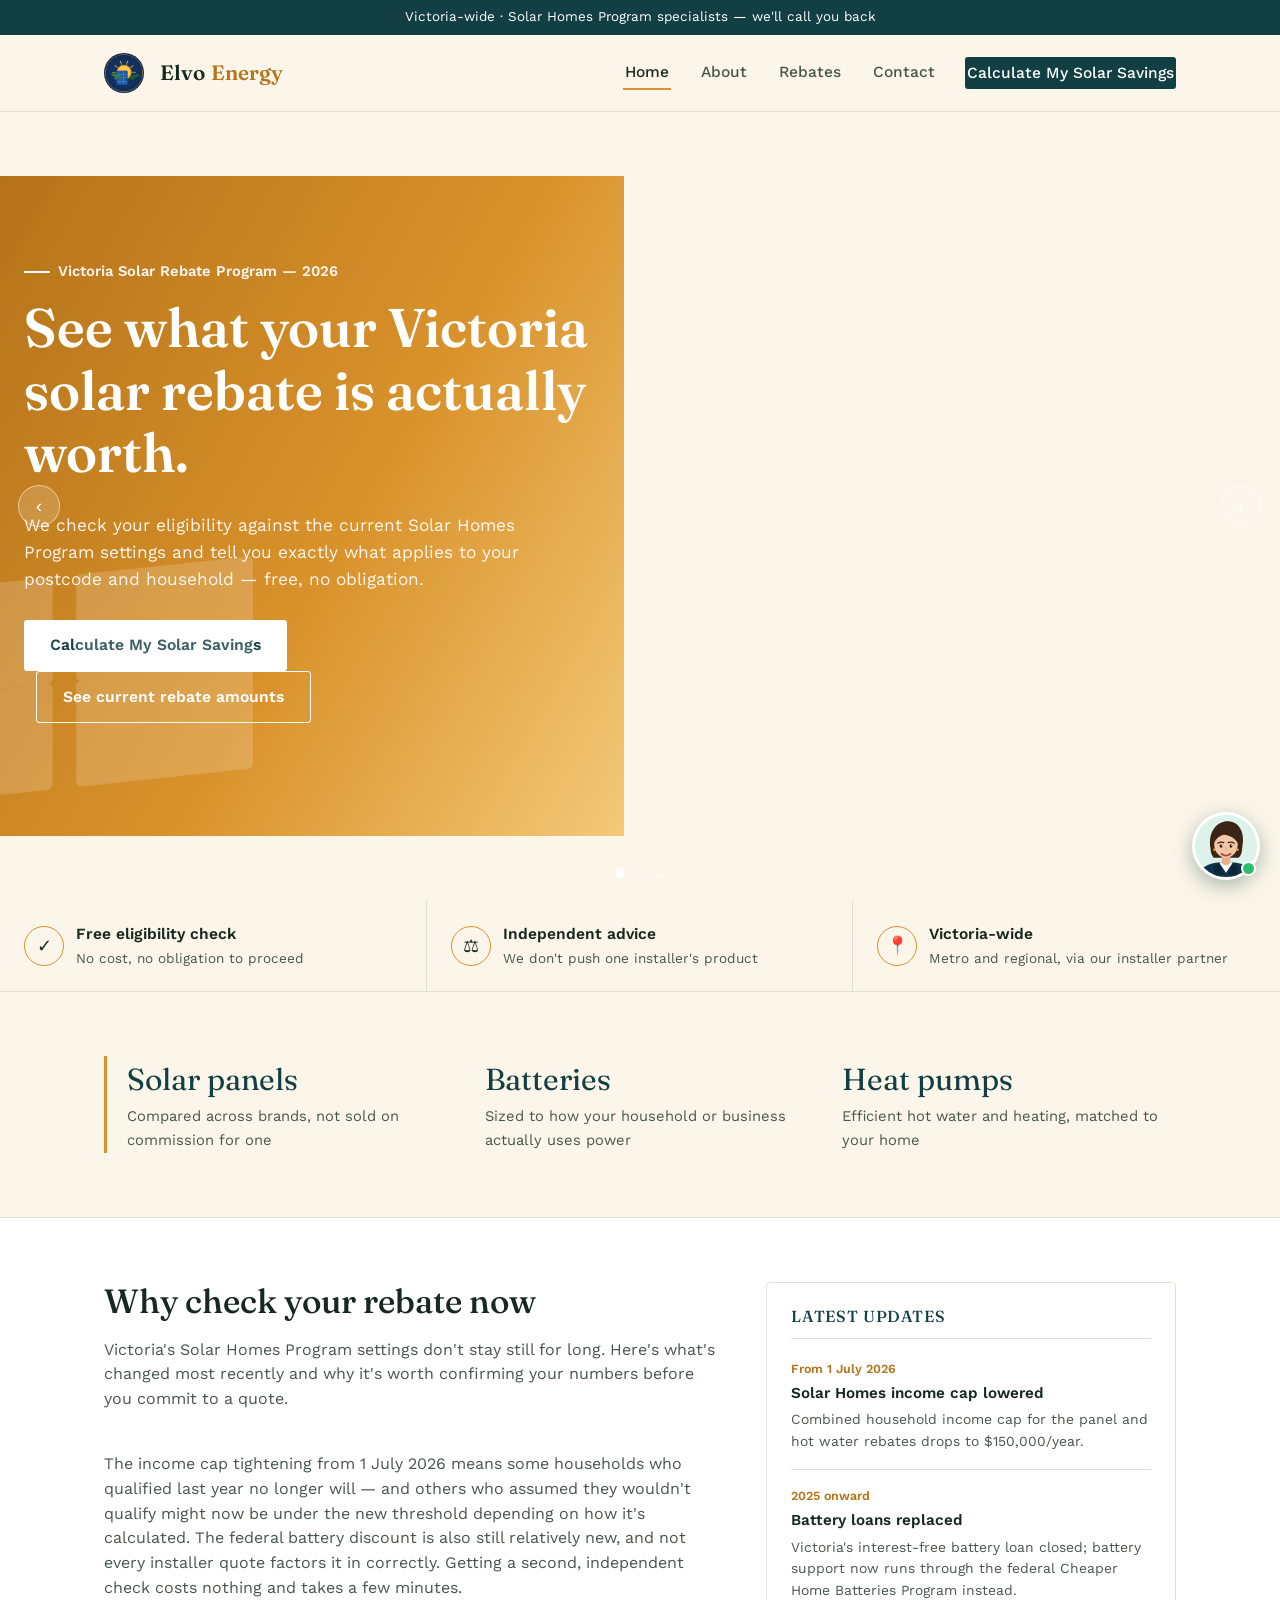
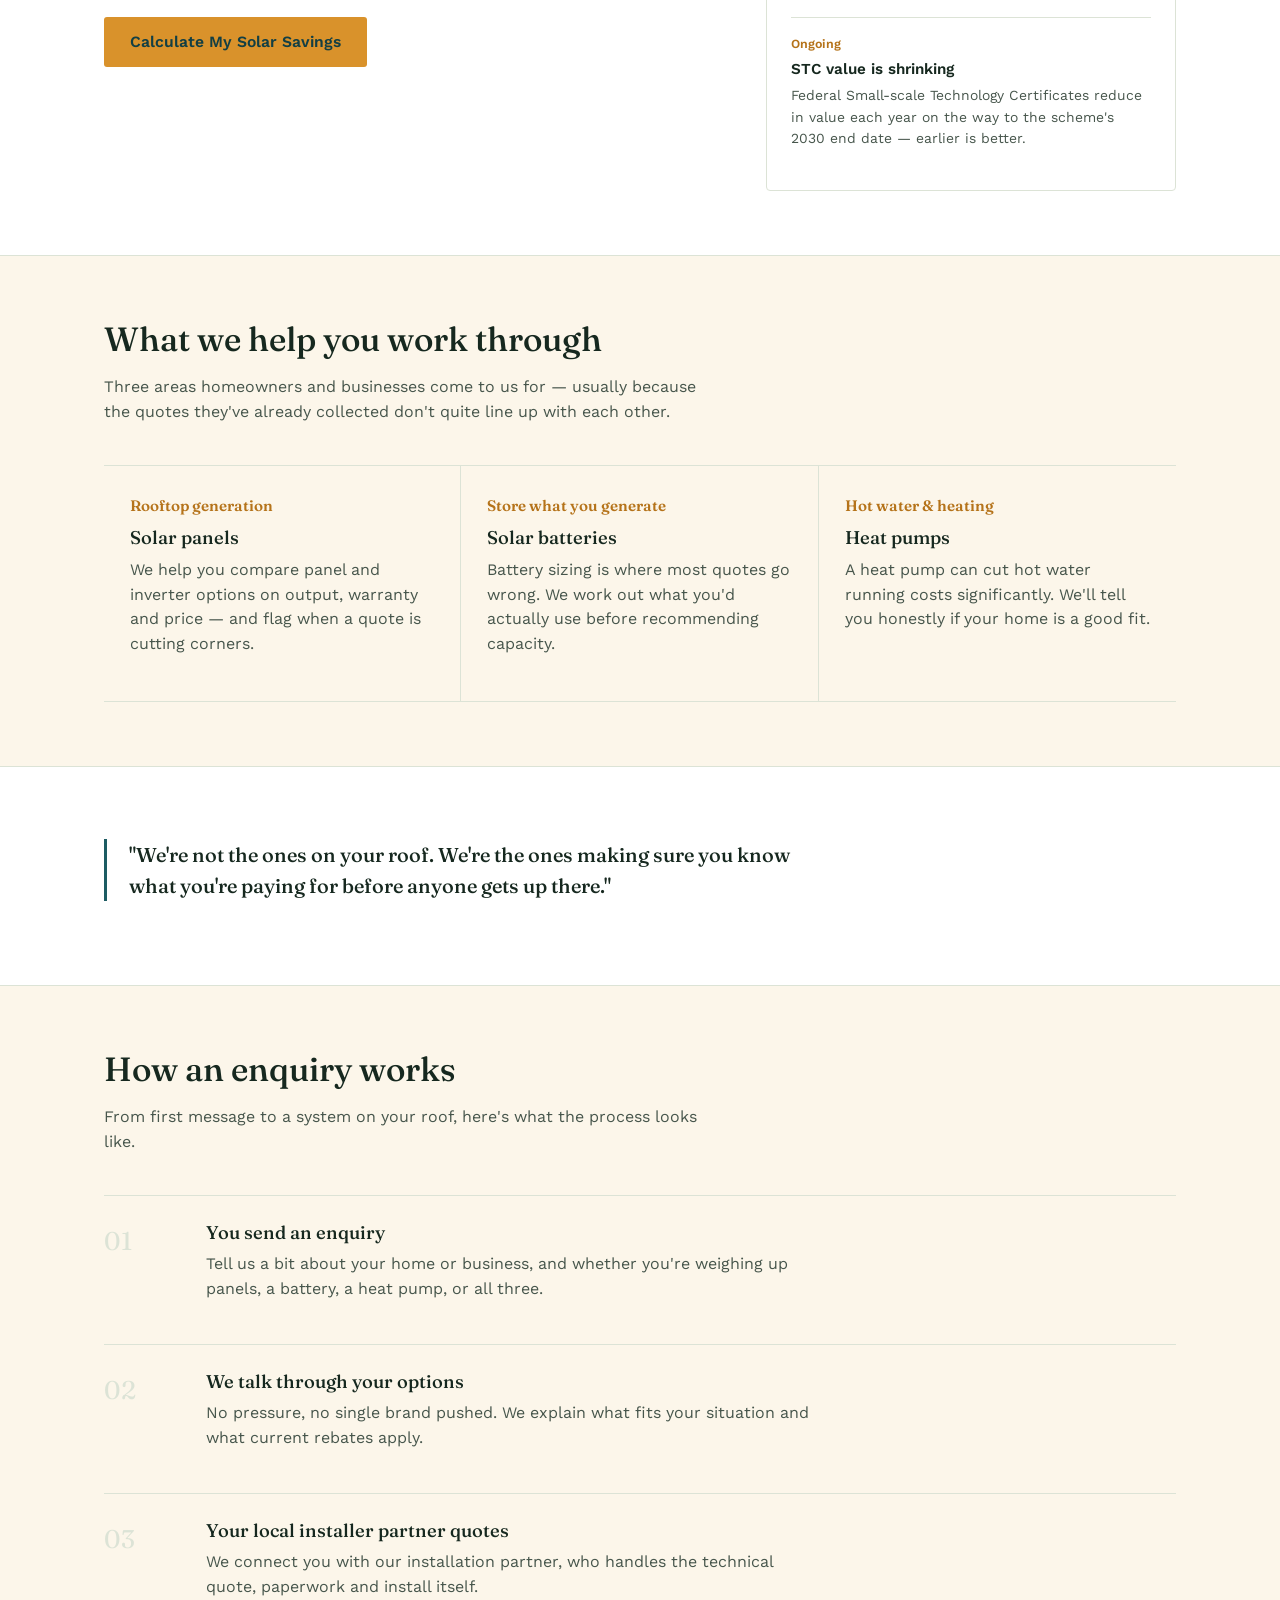
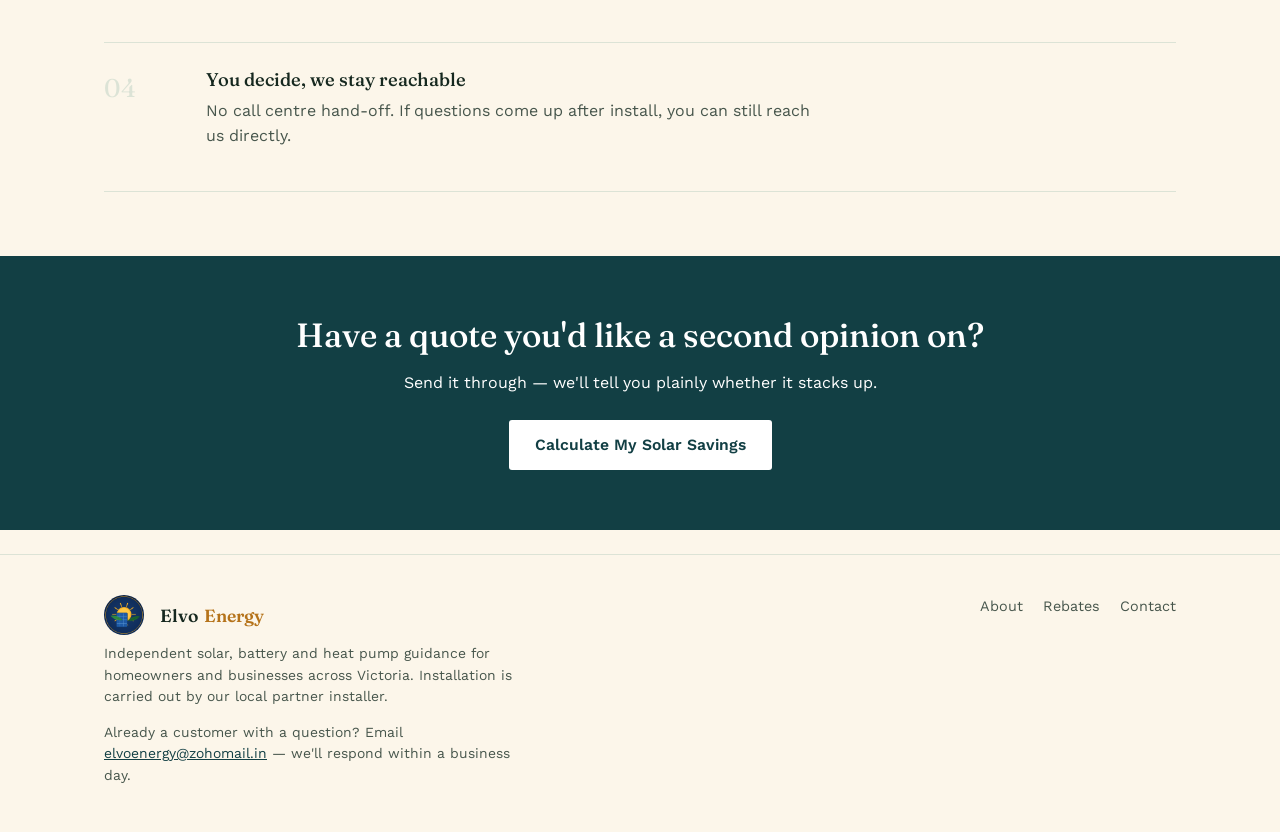
<file: index.html>
<!DOCTYPE html>
<html lang="en">
<head>
<meta charset="UTF-8">
<meta name="viewport" content="width=device-width, initial-scale=1.0">
<title>Elvo Energy — Independent solar, battery & heat pump guidance, Victoria</title>
<meta name="description" content="Elvo Energy helps Victorian homeowners and businesses compare solar panels, batteries and heat pumps, track current rebates, and connect with a trusted local installer.">
<link rel="stylesheet" href="styles.css"><link rel="icon" href="favicon.ico" sizes="any">
<link rel="apple-touch-icon" href="apple-touch-icon.png">
</head>
<body>

<div class="top-bar">
  <div class="wrap" style="justify-content:center;">
    <span class="tb-tagline">Victoria-wide · Solar Homes Program specialists — we'll call you back</span>
  </div>
</div>

<header class="site">
  <div class="nav-row">
    <a href="index.html" class="brand">Elvo<span>Energy</span></a>
    <button class="menu-toggle" aria-label="Toggle menu">☰</button>
    <nav class="links">
      <a href="index.html" class="active">Home</a>
      <a href="about.html">About</a>
      <a href="rebates.html">Rebates</a>
      <a href="contact.html">Contact</a>
      <a href="contact.html" class="nav-cta">Calculate My Solar Savings</a>
    </nav>
  </div>
</header>

<section class="hero-slider">

  <div class="slide slide-1 active">
    <div class="hero-illustration">
      <svg viewBox="0 0 1200 560" preserveAspectRatio="xMidYMid slice" width="100%" height="100%" xmlns="http://www.w3.org/2000/svg">
        <circle cx="1040" cy="90" r="70" fill="#FFFFFF" opacity="0.55"/>
        <g fill="#FFFFFF" opacity="0.5">
          <rect x="60" y="380" width="150" height="90" rx="4" transform="skewY(-6)"/>
          <rect x="230" y="380" width="150" height="90" rx="4" transform="skewY(-6)"/>
          <rect x="400" y="380" width="150" height="90" rx="4" transform="skewY(-6)"/>
          <rect x="60" y="470" width="150" height="90" rx="4" transform="skewY(-6)"/>
          <rect x="230" y="470" width="150" height="90" rx="4" transform="skewY(-6)"/>
          <rect x="400" y="470" width="150" height="90" rx="4" transform="skewY(-6)"/>
        </g>
      </svg>
    </div>
    <div class="slide-content">
      <span class="eyebrow-mark">Victoria Solar Rebate Program — 2026</span>
      <h1>See what your Victoria solar rebate is actually worth.</h1>
      <p>We check your eligibility against the current Solar Homes Program settings and tell you exactly what applies to your postcode and household — free, no obligation.</p>
      <p style="margin-top:28px;">
        <a href="contact.html" class="btn btn-primary">Calculate My Solar Savings</a>
        <a href="rebates.html" class="btn btn-outline" style="margin-left:12px;">See current rebate amounts</a>
      </p>
    </div>
  </div>

  <div class="slide slide-2">
    <div class="hero-illustration">
      <svg viewBox="0 0 1200 560" preserveAspectRatio="xMidYMid slice" width="100%" height="100%" xmlns="http://www.w3.org/2000/svg">
        <rect x="880" y="180" width="220" height="320" rx="18" fill="#FFFFFF" opacity="0.5"/>
        <rect x="950" y="150" width="80" height="34" rx="8" fill="#FFFFFF" opacity="0.5"/>
        <rect x="905" y="330" width="170" height="90" rx="6" fill="#123F44" opacity="0.4"/>
        <path d="M60 480 L160 480 L200 400 L260 480 L360 480" stroke="#FFFFFF" stroke-width="10" fill="none" opacity="0.45" stroke-linecap="round" stroke-linejoin="round"/>
      </svg>
    </div>
    <div class="slide-content">
      <span class="eyebrow-mark">Solar batteries — Victoria</span>
      <h1>Size a battery to how you actually use power.</h1>
      <p>Most battery quotes are oversized or undersized. We work out real usage first, then tell you what capacity — and what federal rebate — actually applies.</p>
      <p style="margin-top:28px;">
        <a href="contact.html" class="btn btn-primary">Get My Free Battery Check</a>
        <a href="about.html" class="btn btn-outline" style="margin-left:12px;">How we work</a>
      </p>
    </div>
  </div>

  <div class="slide slide-3">
    <div class="hero-illustration">
      <svg viewBox="0 0 1200 560" preserveAspectRatio="xMidYMid slice" width="100%" height="100%" xmlns="http://www.w3.org/2000/svg">
        <path d="M980 140 C980 220 900 260 900 330 C900 380 940 415 980 415 C1020 415 1060 380 1060 330 C1060 260 980 220 980 140 Z" fill="#FFFFFF" opacity="0.5"/>
        <circle cx="150" cy="420" r="46" fill="none" stroke="#FFFFFF" stroke-width="8" opacity="0.4"/>
        <circle cx="260" cy="420" r="46" fill="none" stroke="#FFFFFF" stroke-width="8" opacity="0.4"/>
        <circle cx="370" cy="420" r="46" fill="none" stroke="#FFFFFF" stroke-width="8" opacity="0.4"/>
      </svg>
    </div>
    <div class="slide-content">
      <span class="eyebrow-mark">Heat pump hot water — Victoria</span>
      <h1>Cut hot water running costs with a heat pump.</h1>
      <p>A heat pump can qualify for its own Solar Homes rebate. We'll tell you honestly whether your home is a good fit before you get a quote.</p>
      <p style="margin-top:28px;">
        <a href="contact.html" class="btn btn-primary">Check My Eligibility</a>
        <a href="rebates.html" class="btn btn-outline" style="margin-left:12px;">See rebate amounts</a>
      </p>
    </div>
  </div>

  <button class="slide-arrow prev" aria-label="Previous slide">‹</button>
  <button class="slide-arrow next" aria-label="Next slide">›</button>
  <div class="slide-dots">
    <button class="active" aria-label="Slide 1"></button>
    <button aria-label="Slide 2"></button>
    <button aria-label="Slide 3"></button>
  </div>
</section>

<section class="trust-row" style="padding:0;">
  <div class="trust-item">
    <span class="trust-icon">✓</span>
    <div>
      <h4>Free eligibility check</h4>
      <p>No cost, no obligation to proceed</p>
    </div>
  </div>
  <div class="trust-item">
    <span class="trust-icon">⚖</span>
    <div>
      <h4>Independent advice</h4>
      <p>We don't push one installer's product</p>
    </div>
  </div>
  <div class="trust-item">
    <span class="trust-icon">📍</span>
    <div>
      <h4>Victoria-wide</h4>
      <p>Metro and regional, via our installer partner</p>
    </div>
  </div>
</section>

<section>
  <div class="wrap">
    <div class="hero-figures" style="border-left:3px solid var(--sun); padding-left:20px; display:grid; grid-template-columns:repeat(3,1fr); gap:24px;">
      <div>
        <span class="num">Solar panels</span>
        <span class="lbl">Compared across brands, not sold on commission for one</span>
      </div>
      <div>
        <span class="num">Batteries</span>
        <span class="lbl">Sized to how your household or business actually uses power</span>
      </div>
      <div>
        <span class="num">Heat pumps</span>
        <span class="lbl">Efficient hot water and heating, matched to your home</span>
      </div>
    </div>
  </div>
</section>

<section class="alt">
  <div class="wrap updates-layout">
    <div>
      <div class="section-head">
        <h2>Why check your rebate now</h2>
        <p>Victoria's Solar Homes Program settings don't stay still for long. Here's what's changed most recently and why it's worth confirming your numbers before you commit to a quote.</p>
      </div>
      <p>The income cap tightening from 1 July 2026 means some households who qualified last year no longer will — and others who assumed they wouldn't qualify might now be under the new threshold depending on how it's calculated. The federal battery discount is also still relatively new, and not every installer quote factors it in correctly. Getting a second, independent check costs nothing and takes a few minutes.</p>
      <a href="contact.html" class="btn btn-primary">Calculate My Solar Savings</a>
    </div>
    <aside class="updates-panel">
      <h3>Latest updates</h3>
      <div class="update-item">
        <span class="u-date">From 1 July 2026</span>
        <h4>Solar Homes income cap lowered</h4>
        <p>Combined household income cap for the panel and hot water rebates drops to $150,000/year.</p>
      </div>
      <div class="update-item">
        <span class="u-date">2025 onward</span>
        <h4>Battery loans replaced</h4>
        <p>Victoria's interest-free battery loan closed; battery support now runs through the federal Cheaper Home Batteries Program instead.</p>
      </div>
      <div class="update-item">
        <span class="u-date">Ongoing</span>
        <h4>STC value is shrinking</h4>
        <p>Federal Small-scale Technology Certificates reduce in value each year on the way to the scheme's 2030 end date — earlier is better.</p>
      </div>
    </aside>
  </div>
</section>

<div class="sticky-cta">
  <a href="contact.html">Calculate My Solar Savings</a>
</div>

<section>
  <div class="wrap">
    <div class="section-head">
      <h2>What we help you work through</h2>
      <p>Three areas homeowners and businesses come to us for — usually because the quotes they've already collected don't quite line up with each other.</p>
    </div>
  </div>
  <div class="wrap">
    <div class="services">
      <div class="service">
        <span class="mark">Rooftop generation</span>
        <h3>Solar panels</h3>
        <p>We help you compare panel and inverter options on output, warranty and price — and flag when a quote is cutting corners.</p>
      </div>
      <div class="service">
        <span class="mark">Store what you generate</span>
        <h3>Solar batteries</h3>
        <p>Battery sizing is where most quotes go wrong. We work out what you'd actually use before recommending capacity.</p>
      </div>
      <div class="service">
        <span class="mark">Hot water & heating</span>
        <h3>Heat pumps</h3>
        <p>A heat pump can cut hot water running costs significantly. We'll tell you honestly if your home is a good fit.</p>
      </div>
    </div>
  </div>
</section>

<section class="alt">
  <div class="wrap">
    <div class="quote-block">
      <p>"We're not the ones on your roof. We're the ones making sure you know what you're paying for before anyone gets up there."</p>
    </div>
  </div>
</section>

<section>
  <div class="wrap">
    <div class="section-head">
      <h2>How an enquiry works</h2>
      <p>From first message to a system on your roof, here's what the process looks like.</p>
    </div>
    <div class="process">
      <div class="process-row">
        <span class="step-n">01</span>
        <div>
          <h3>You send an enquiry</h3>
          <p>Tell us a bit about your home or business, and whether you're weighing up panels, a battery, a heat pump, or all three.</p>
        </div>
      </div>
      <div class="process-row">
        <span class="step-n">02</span>
        <div>
          <h3>We talk through your options</h3>
          <p>No pressure, no single brand pushed. We explain what fits your situation and what current rebates apply.</p>
        </div>
      </div>
      <div class="process-row">
        <span class="step-n">03</span>
        <div>
          <h3>Your local installer partner quotes</h3>
          <p>We connect you with our installation partner, who handles the technical quote, paperwork and install itself.</p>
        </div>
      </div>
      <div class="process-row">
        <span class="step-n">04</span>
        <div>
          <h3>You decide, we stay reachable</h3>
          <p>No call centre hand-off. If questions come up after install, you can still reach us directly.</p>
        </div>
      </div>
    </div>
  </div>
</section>

<section class="band band-teal">
  <div class="wrap">
    <h2>Have a quote you'd like a second opinion on?</h2>
    <p style="margin:0 auto 24px;">Send it through — we'll tell you plainly whether it stacks up.</p>
    <a href="contact.html" class="btn btn-primary">Calculate My Solar Savings</a>
  </div>
</section>

<footer class="site">
  <div class="wrap footer-row">
    <div>
      <a href="index.html" class="brand">Elvo<span>Energy</span></a>
      <p class="footer-note">Independent solar, battery and heat pump guidance for homeowners and businesses across Victoria. Installation is carried out by our local partner installer.</p>
      <p class="footer-note">Already a customer with a question? Email <a href="mailto:elvoenergy@zohomail.in">elvoenergy@zohomail.in</a> — we'll respond within a business day.</p>
    </div>
    <div class="footer-links">
      <a href="about.html">About</a>
      <a href="rebates.html">Rebates</a>
      <a href="contact.html">Contact</a>
    </div>
  </div>
</footer>

<script src="script.js"></script>
</body>
</html>
</file>
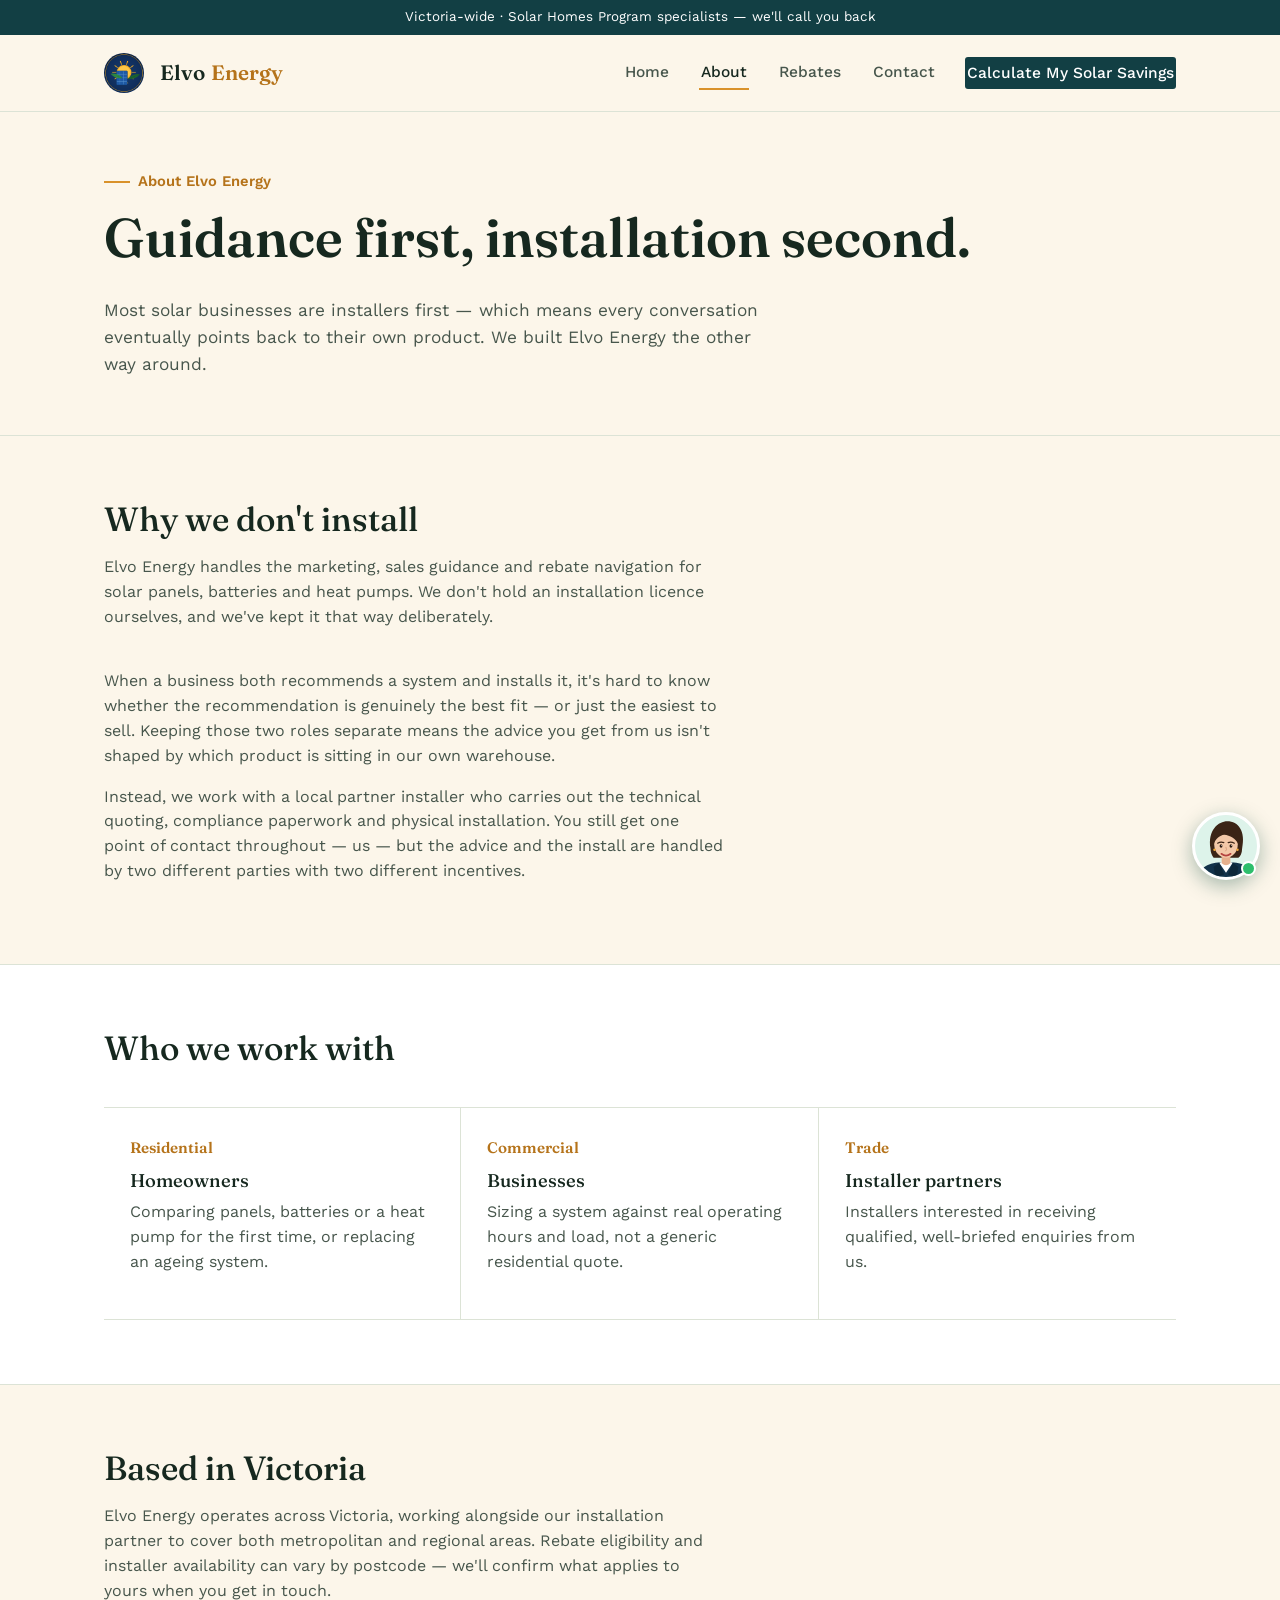
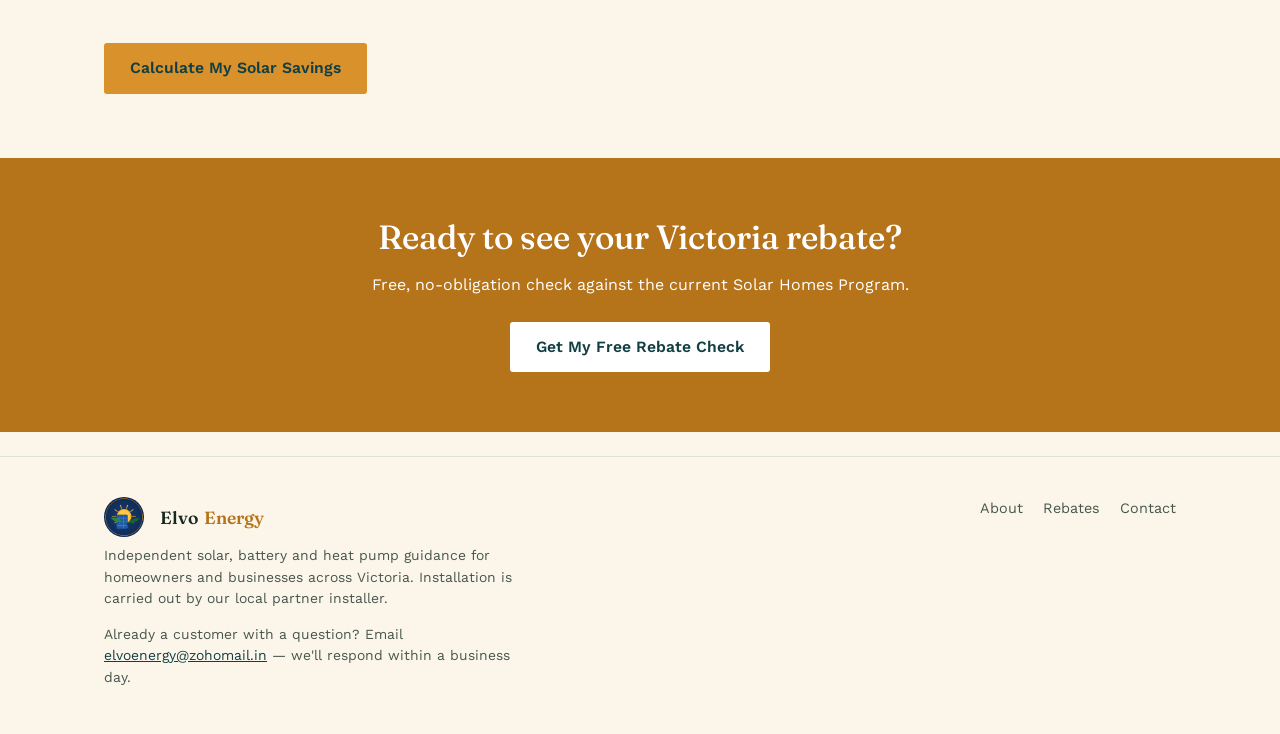
<file: about.html>
<!DOCTYPE html>
<html lang="en">
<head>
<meta charset="UTF-8">
<meta name="viewport" content="width=device-width, initial-scale=1.0">
<title>About — Elvo Energy</title>
<meta name="description" content="Elvo Energy provides independent solar, battery and heat pump guidance for Victorian homeowners and businesses, working with a trusted local installer.">
<link rel="stylesheet" href="styles.css">
</head>
<body>

<div class="top-bar">
  <div class="wrap" style="justify-content:center;">
    <span class="tb-tagline">Victoria-wide · Solar Homes Program specialists — we'll call you back</span>
  </div>
</div>

<header class="site">
  <div class="nav-row">
    <a href="index.html" class="brand">Elvo<span>Energy</span></a>
    <button class="menu-toggle" aria-label="Toggle menu">☰</button>
    <nav class="links">
      <a href="index.html">Home</a>
      <a href="about.html" class="active">About</a>
      <a href="rebates.html">Rebates</a>
      <a href="contact.html">Contact</a>
      <a href="contact.html" class="nav-cta">Calculate My Solar Savings</a>
    </nav>
  </div>
</header>

<section class="page-head">
  <div class="wrap">
    <span class="eyebrow-mark">About Elvo Energy</span>
    <h1>Guidance first, installation second.</h1>
    <p>Most solar businesses are installers first — which means every conversation eventually points back to their own product. We built Elvo Energy the other way around.</p>
  </div>
</section>

<section>
  <div class="wrap">
    <div class="section-head">
      <h2>Why we don't install</h2>
      <p>Elvo Energy handles the marketing, sales guidance and rebate navigation for solar panels, batteries and heat pumps. We don't hold an installation licence ourselves, and we've kept it that way deliberately.</p>
    </div>
    <p>When a business both recommends a system and installs it, it's hard to know whether the recommendation is genuinely the best fit — or just the easiest to sell. Keeping those two roles separate means the advice you get from us isn't shaped by which product is sitting in our own warehouse.</p>
    <p>Instead, we work with a local partner installer who carries out the technical quoting, compliance paperwork and physical installation. You still get one point of contact throughout — us — but the advice and the install are handled by two different parties with two different incentives.</p>
  </div>
</section>

<section class="alt">
  <div class="wrap">
    <div class="section-head">
      <h2>Who we work with</h2>
    </div>
    <div class="services" style="border-top:1px solid var(--line);">
      <div class="service">
        <span class="mark">Residential</span>
        <h3>Homeowners</h3>
        <p>Comparing panels, batteries or a heat pump for the first time, or replacing an ageing system.</p>
      </div>
      <div class="service">
        <span class="mark">Commercial</span>
        <h3>Businesses</h3>
        <p>Sizing a system against real operating hours and load, not a generic residential quote.</p>
      </div>
      <div class="service">
        <span class="mark">Trade</span>
        <h3>Installer partners</h3>
        <p>Installers interested in receiving qualified, well-briefed enquiries from us.</p>
      </div>
    </div>
  </div>
</section>

<section>
  <div class="wrap">
    <div class="section-head">
      <h2>Based in Victoria</h2>
      <p>Elvo Energy operates across Victoria, working alongside our installation partner to cover both metropolitan and regional areas. Rebate eligibility and installer availability can vary by postcode — we'll confirm what applies to yours when you get in touch.</p>
    </div>
    <a href="contact.html" class="btn btn-primary">Calculate My Solar Savings</a>
  </div>
</section>

<section class="band band-sun">
  <div class="wrap">
    <h2>Ready to see your Victoria rebate?</h2>
    <p style="margin:0 auto 24px;">Free, no-obligation check against the current Solar Homes Program.</p>
    <a href="contact.html" class="btn btn-primary">Get My Free Rebate Check</a>
  </div>
</section>

<footer class="site">
  <div class="wrap footer-row">
    <div>
      <a href="index.html" class="brand">Elvo<span>Energy</span></a>
      <p class="footer-note">Independent solar, battery and heat pump guidance for homeowners and businesses across Victoria. Installation is carried out by our local partner installer.</p>
      <p class="footer-note">Already a customer with a question? Email <a href="mailto:elvoenergy@zohomail.in">elvoenergy@zohomail.in</a> — we'll respond within a business day.</p>
    </div>
    <div class="footer-links">
      <a href="about.html">About</a>
      <a href="rebates.html">Rebates</a>
      <a href="contact.html">Contact</a>
    </div>
  </div>
</footer>

<script src="script.js"></script>
</body>
</html>
</file>
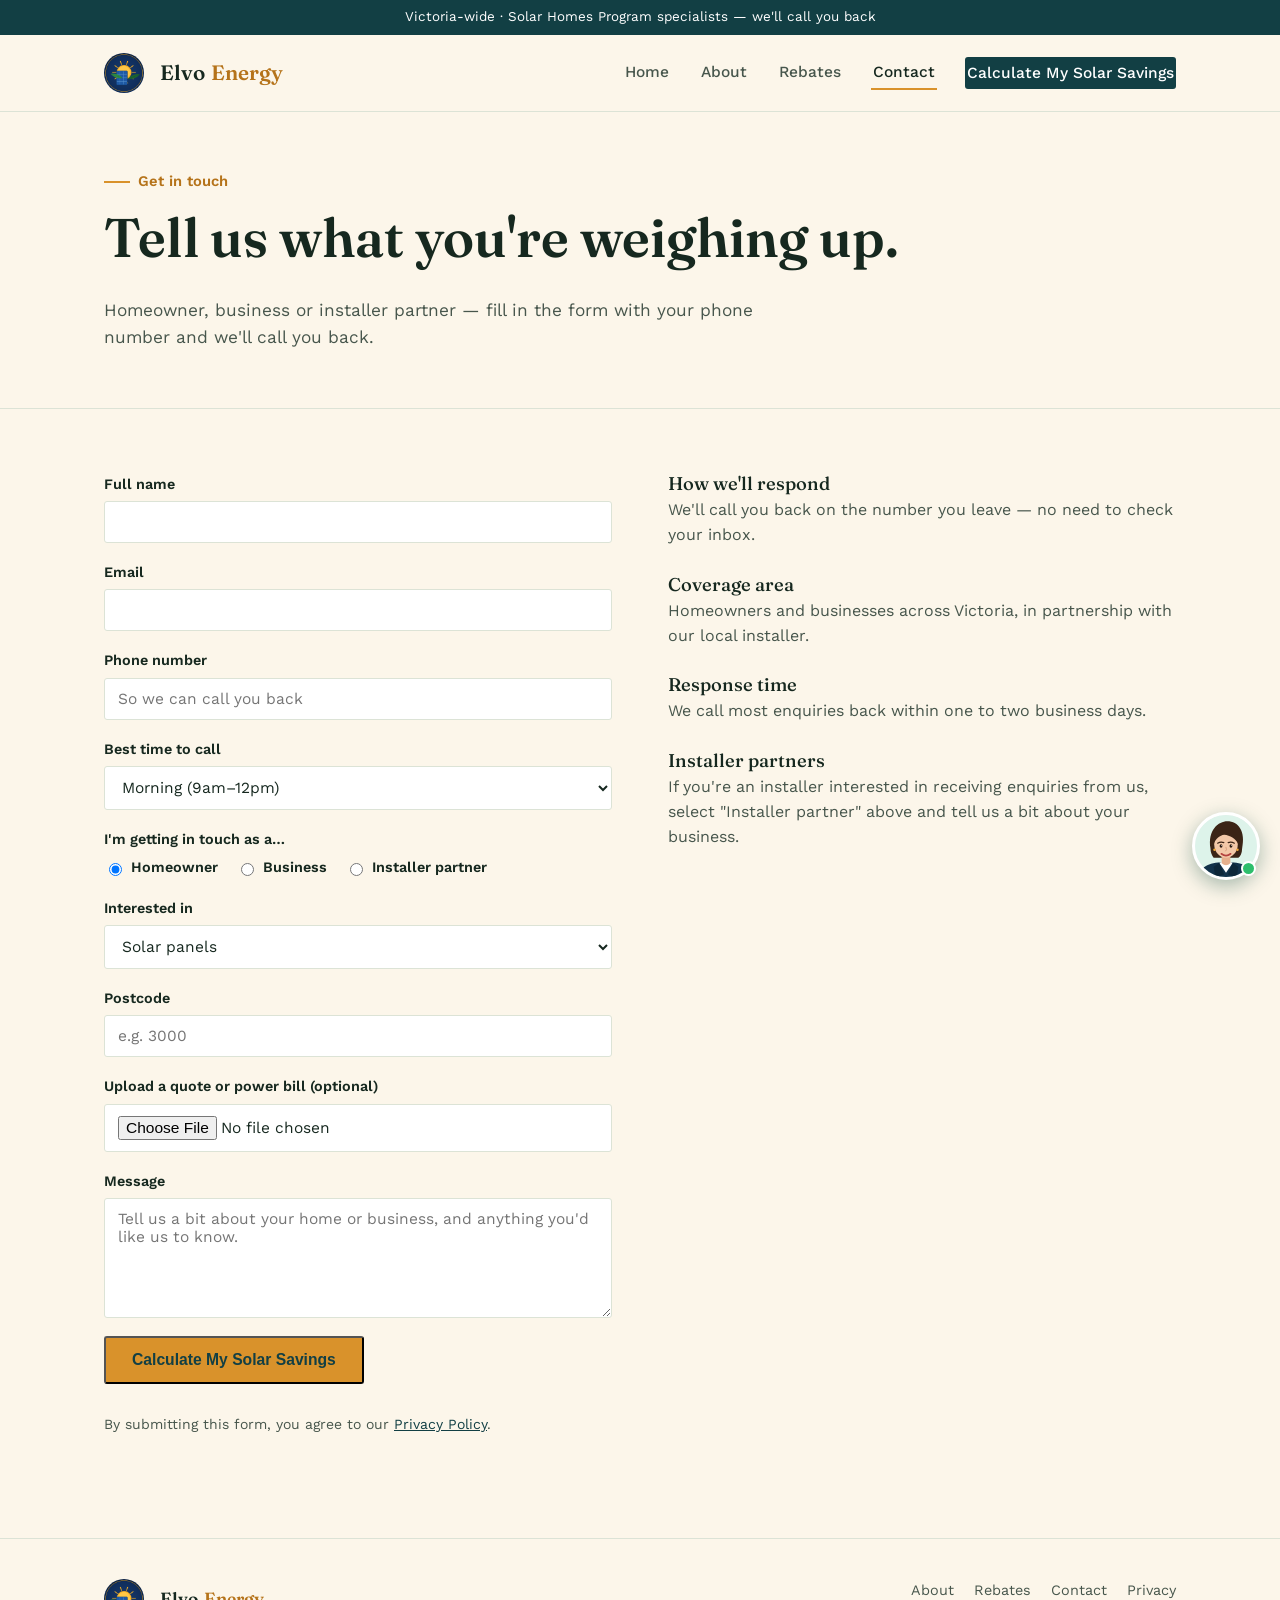
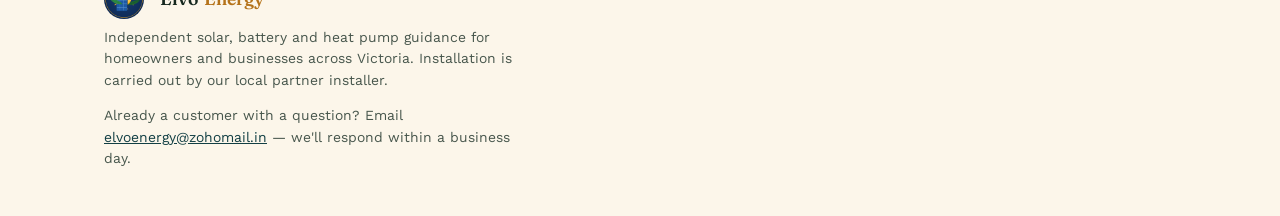
<file: contact.html>
<!DOCTYPE html>
<html lang="en">
<head>
<meta charset="UTF-8">
<meta name="viewport" content="width=device-width, initial-scale=1.0">
<title>Contact — Elvo Energy</title>
<meta name="description" content="Send Elvo Energy an enquiry about solar panels, batteries or heat pumps in Victoria — homeowners, businesses and installer partners welcome.">
<link rel="stylesheet" href="styles.css">
</head>
<body>

<div class="top-bar">
  <div class="wrap" style="justify-content:center;">
    <span class="tb-tagline">Victoria-wide · Solar Homes Program specialists — we'll call you back</span>
  </div>
</div>

<header class="site">
  <div class="nav-row">
    <a href="index.html" class="brand">Elvo<span>Energy</span></a>
    <button class="menu-toggle" aria-label="Toggle menu">☰</button>
    <nav class="links">
      <a href="index.html">Home</a>
      <a href="about.html">About</a>
      <a href="rebates.html">Rebates</a>
      <a href="contact.html" class="active">Contact</a>
      <a href="contact.html" class="nav-cta">Calculate My Solar Savings</a>
    </nav>
  </div>
</header>

<section class="page-head">
  <div class="wrap">
    <span class="eyebrow-mark">Get in touch</span>
    <h1>Tell us what you're weighing up.</h1>
    <p>Homeowner, business or installer partner — fill in the form with your phone number and we'll call you back.</p>
  </div>
</section>

<section>
  <div class="wrap form-wrap">
    <div>
      <form class="enquiry" name="enquiry" action="/thank-you.html" method="POST" enctype="multipart/form-data" data-netlify="true" netlify-honeypot="bot-field">
        <input type="hidden" name="form-name" value="enquiry">
        <p style="display:none;">
          <label>Don't fill this out if you're human: <input name="bot-field"></label>
        </p>

        <div class="field">
          <label for="name">Full name</label>
          <input type="text" id="name" name="name" autocomplete="name" required>
        </div>

        <div class="field">
          <label for="email">Email</label>
          <input type="email" id="email" name="email" autocomplete="email" inputmode="email" required>
        </div>

        <div class="field">
          <label for="phone">Phone number</label>
          <input type="tel" id="phone" name="phone" autocomplete="tel" inputmode="tel" placeholder="So we can call you back" required>
        </div>

        <div class="field">
          <label for="best_time">Best time to call</label>
          <select id="best_time" name="best_time">
            <option>Morning (9am–12pm)</option>
            <option>Afternoon (12pm–4pm)</option>
            <option>Evening (4pm–6pm)</option>
            <option>Anytime</option>
          </select>
        </div>

        <div class="field">
          <label>I'm getting in touch as a…</label>
          <div class="radio-group">
            <label class="radio-opt"><input type="radio" name="enquirer_type" value="Homeowner" checked> Homeowner</label>
            <label class="radio-opt"><input type="radio" name="enquirer_type" value="Business"> Business</label>
            <label class="radio-opt"><input type="radio" name="enquirer_type" value="Installer partner"> Installer partner</label>
          </div>
        </div>

        <div class="field">
          <label for="interest">Interested in</label>
          <select id="interest" name="interest">
            <option>Solar panels</option>
            <option>Solar battery</option>
            <option>Heat pump</option>
            <option>More than one of these</option>
            <option>Not sure yet</option>
          </select>
        </div>

        <div class="field">
          <label for="postcode">Postcode</label>
          <input type="text" id="postcode" name="postcode" inputmode="numeric" autocomplete="postal-code" placeholder="e.g. 3000">
        </div>

        <div class="field">
          <label for="document">Upload a quote or power bill (optional)</label>
          <input type="file" id="document" name="document" accept=".pdf,.jpg,.jpeg,.png">
        </div>

        <div class="field">
          <label for="message">Message</label>
          <textarea id="message" name="message" placeholder="Tell us a bit about your home or business, and anything you'd like us to know."></textarea>
        </div>

        <div>
          <button type="submit" class="btn btn-primary">Calculate My Solar Savings</button>
        </div><p style="font-size:14px;margin-top:12px;">By submitting this form, you agree to our <a href="privacy.html">Privacy Policy</a>.</p>

        <div class="form-status" role="status"></div>
      </form>
    </div>

    <aside class="contact-side">
      <div class="item">
        <h3>How we'll respond</h3>
        <p>We'll call you back on the number you leave — no need to check your inbox.</p>
      </div>
      <div class="item">
        <h3>Coverage area</h3>
        <p>Homeowners and businesses across Victoria, in partnership with our local installer.</p>
      </div>
      <div class="item">
        <h3>Response time</h3>
        <p>We call most enquiries back within one to two business days.</p>
      </div>
      <div class="item">
        <h3>Installer partners</h3>
        <p>If you're an installer interested in receiving enquiries from us, select "Installer partner" above and tell us a bit about your business.</p>
      </div>
    </aside>
  </div>
</section>

<footer class="site">
  <div class="wrap footer-row">
    <div>
      <a href="index.html" class="brand">Elvo<span>Energy</span></a>
      <p class="footer-note">Independent solar, battery and heat pump guidance for homeowners and businesses across Victoria. Installation is carried out by our local partner installer.</p>
      <p class="footer-note">Already a customer with a question? Email <a href="mailto:elvoenergy@zohomail.in">elvoenergy@zohomail.in</a> — we'll respond within a business day.</p>
    </div>
    <div class="footer-links">
      <a href="about.html">About</a>
      <a href="rebates.html">Rebates</a>
      <a href="contact.html">Contact</a><a href="privacy.html">Privacy</a>
    </div>
  </div>
</footer>

<script src="script.js"></script>
</body>
</html>
</file>
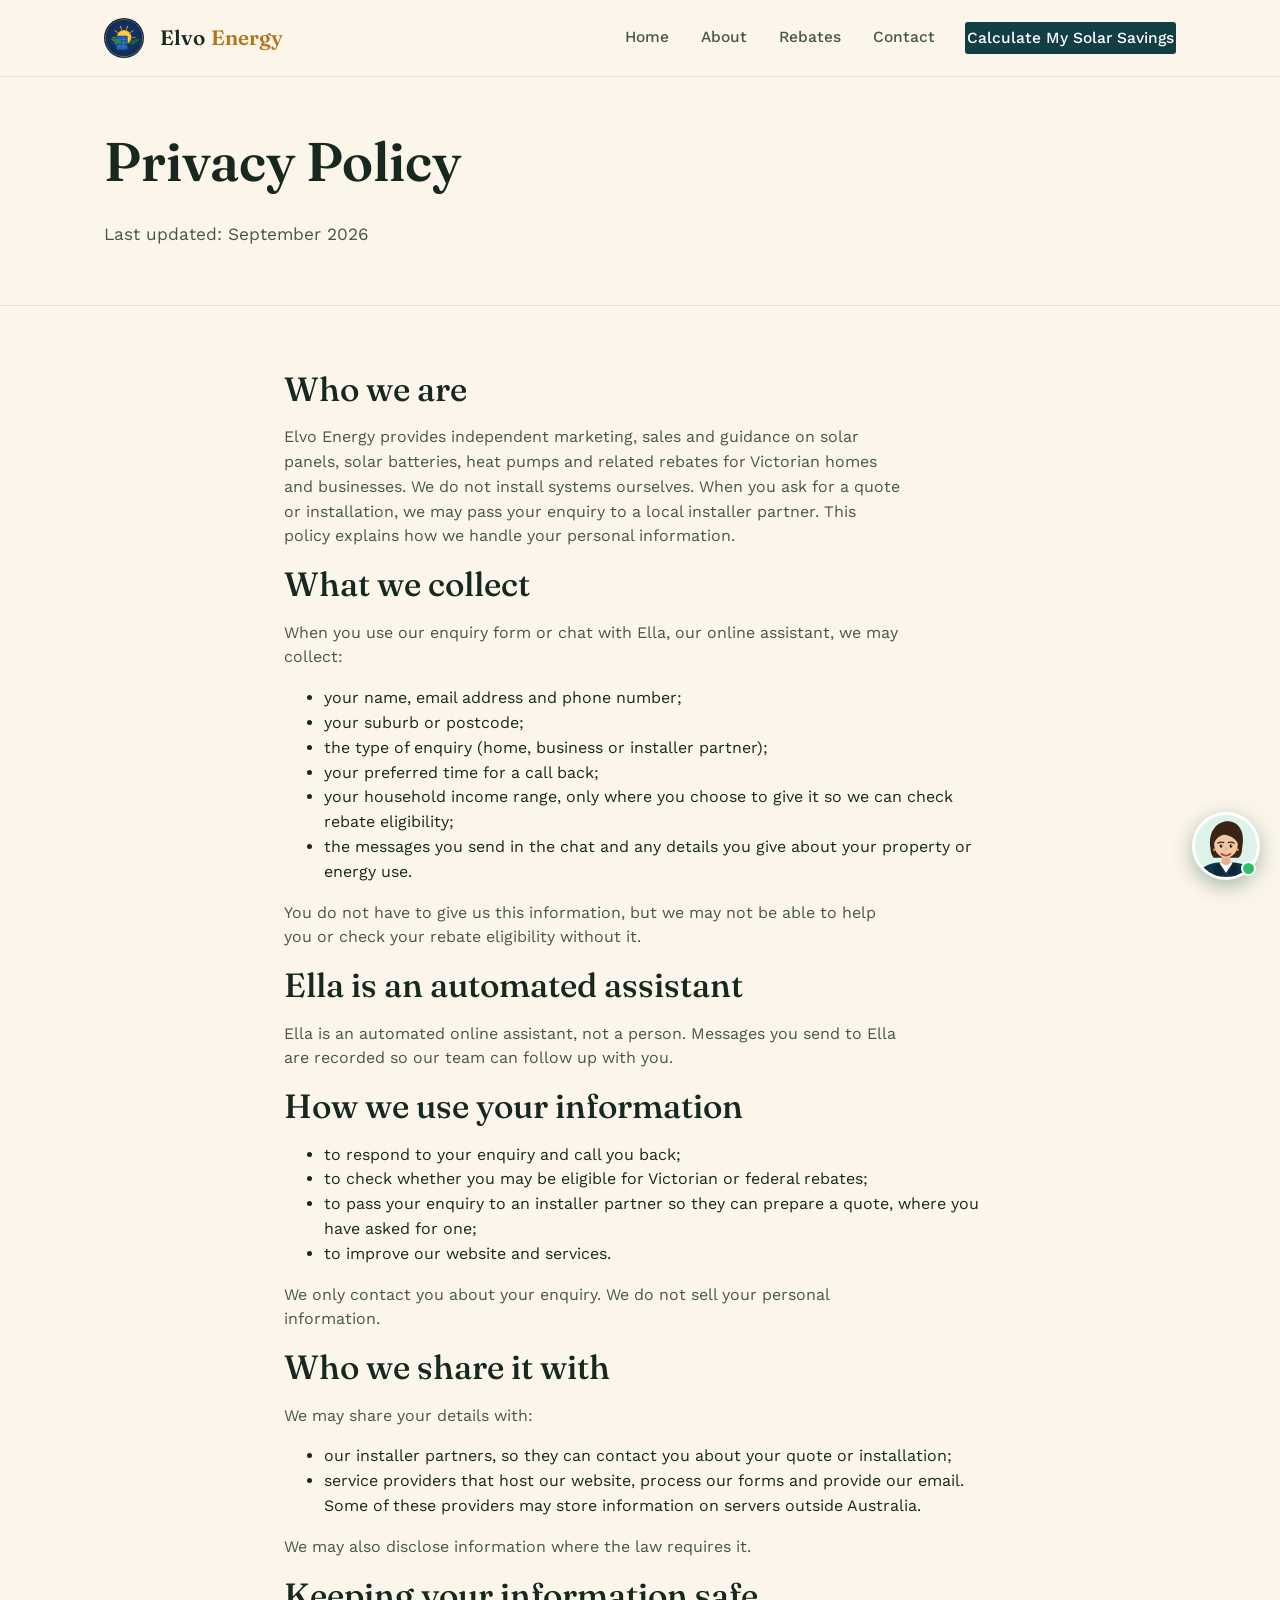
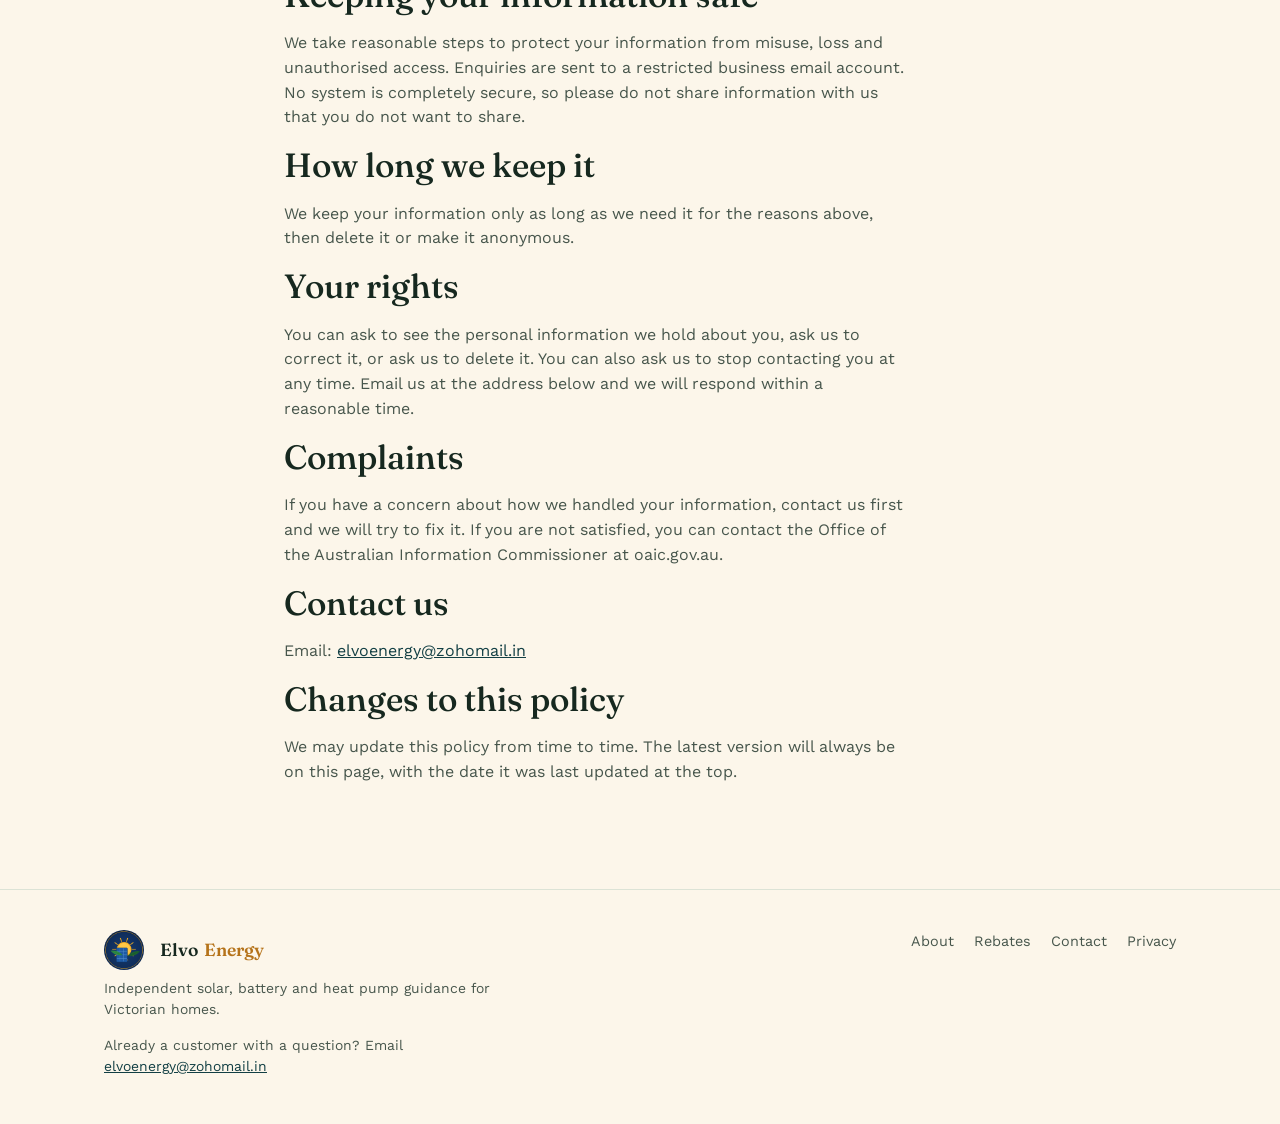
<file: privacy.html>
<!DOCTYPE html>
<html lang="en">
<head>
<meta charset="UTF-8">
<meta name="viewport" content="width=device-width, initial-scale=1.0">
<title>Privacy Policy — Elvo Energy</title>
<meta name="description" content="How Elvo Energy collects, uses and protects your personal information.">
<link rel="stylesheet" href="styles.css">
<link rel="icon" href="favicon.ico" sizes="any">
<link rel="apple-touch-icon" href="apple-touch-icon.png">
</head>
<body>

<header class="site">
  <div class="nav-row">
    <a href="index.html" class="brand">Elvo<span>Energy</span></a>
    <button class="menu-toggle" aria-label="Toggle menu">☰</button>
    <nav class="links">
      <a href="index.html">Home</a>
      <a href="about.html">About</a>
      <a href="rebates.html">Rebates</a>
      <a href="contact.html">Contact</a>
      <a href="contact.html" class="nav-cta">Calculate My Solar Savings</a>
    </nav>
  </div>
</header>

<section class="page-head">
  <div class="wrap">
    <h1>Privacy Policy</h1>
    <p>Last updated: September 2026</p>
  </div>
</section>

<section>
  <div class="wrap" style="max-width:760px;">

    <h2>Who we are</h2>
    <p>Elvo Energy provides independent marketing, sales and guidance on solar panels, solar batteries, heat pumps and related rebates for Victorian homes and businesses. We do not install systems ourselves. When you ask for a quote or installation, we may pass your enquiry to a local installer partner. This policy explains how we handle your personal information.</p>

    <h2>What we collect</h2>
    <p>When you use our enquiry form or chat with Ella, our online assistant, we may collect:</p>
    <ul>
      <li>your name, email address and phone number;</li>
      <li>your suburb or postcode;</li>
      <li>the type of enquiry (home, business or installer partner);</li>
      <li>your preferred time for a call back;</li>
      <li>your household income range, only where you choose to give it so we can check rebate eligibility;</li>
      <li>the messages you send in the chat and any details you give about your property or energy use.</li>
    </ul>
    <p>You do not have to give us this information, but we may not be able to help you or check your rebate eligibility without it.</p>

    <h2>Ella is an automated assistant</h2>
    <p>Ella is an automated online assistant, not a person. Messages you send to Ella are recorded so our team can follow up with you.</p>

    <h2>How we use your information</h2>
    <ul>
      <li>to respond to your enquiry and call you back;</li>
      <li>to check whether you may be eligible for Victorian or federal rebates;</li>
      <li>to pass your enquiry to an installer partner so they can prepare a quote, where you have asked for one;</li>
      <li>to improve our website and services.</li>
    </ul>
    <p>We only contact you about your enquiry. We do not sell your personal information.</p>

    <h2>Who we share it with</h2>
    <p>We may share your details with:</p>
    <ul>
      <li>our installer partners, so they can contact you about your quote or installation;</li>
      <li>service providers that host our website, process our forms and provide our email. Some of these providers may store information on servers outside Australia.</li>
    </ul>
    <p>We may also disclose information where the law requires it.</p>

    <h2>Keeping your information safe</h2>
    <p>We take reasonable steps to protect your information from misuse, loss and unauthorised access. Enquiries are sent to a restricted business email account. No system is completely secure, so please do not share information with us that you do not want to share.</p>

    <h2>How long we keep it</h2>
    <p>We keep your information only as long as we need it for the reasons above, then delete it or make it anonymous.</p>

    <h2>Your rights</h2>
    <p>You can ask to see the personal information we hold about you, ask us to correct it, or ask us to delete it. You can also ask us to stop contacting you at any time. Email us at the address below and we will respond within a reasonable time.</p>

    <h2>Complaints</h2>
    <p>If you have a concern about how we handled your information, contact us first and we will try to fix it. If you are not satisfied, you can contact the Office of the Australian Information Commissioner at oaic.gov.au.</p>

    <h2>Contact us</h2>
    <p>Email: <a href="mailto:elvoenergy@zohomail.in">elvoenergy@zohomail.in</a></p>

    <h2>Changes to this policy</h2>
    <p>We may update this policy from time to time. The latest version will always be on this page, with the date it was last updated at the top.</p>

  </div>
</section>

<footer class="site">
  <div class="wrap footer-row">
    <div>
      <a href="index.html" class="brand">Elvo<span>Energy</span></a>
      <p class="footer-note">Independent solar, battery and heat pump guidance for Victorian homes.</p>
      <p class="footer-note">Already a customer with a question? Email <a href="mailto:elvoenergy@zohomail.in">elvoenergy@zohomail.in</a></p>
    </div>
    <div class="footer-links">
      <a href="about.html">About</a>
      <a href="rebates.html">Rebates</a>
      <a href="contact.html">Contact</a>
      <a href="privacy.html">Privacy</a>
    </div>
  </div>
</footer>

<script src="script.js"></script>
</body>
</html>
</file>
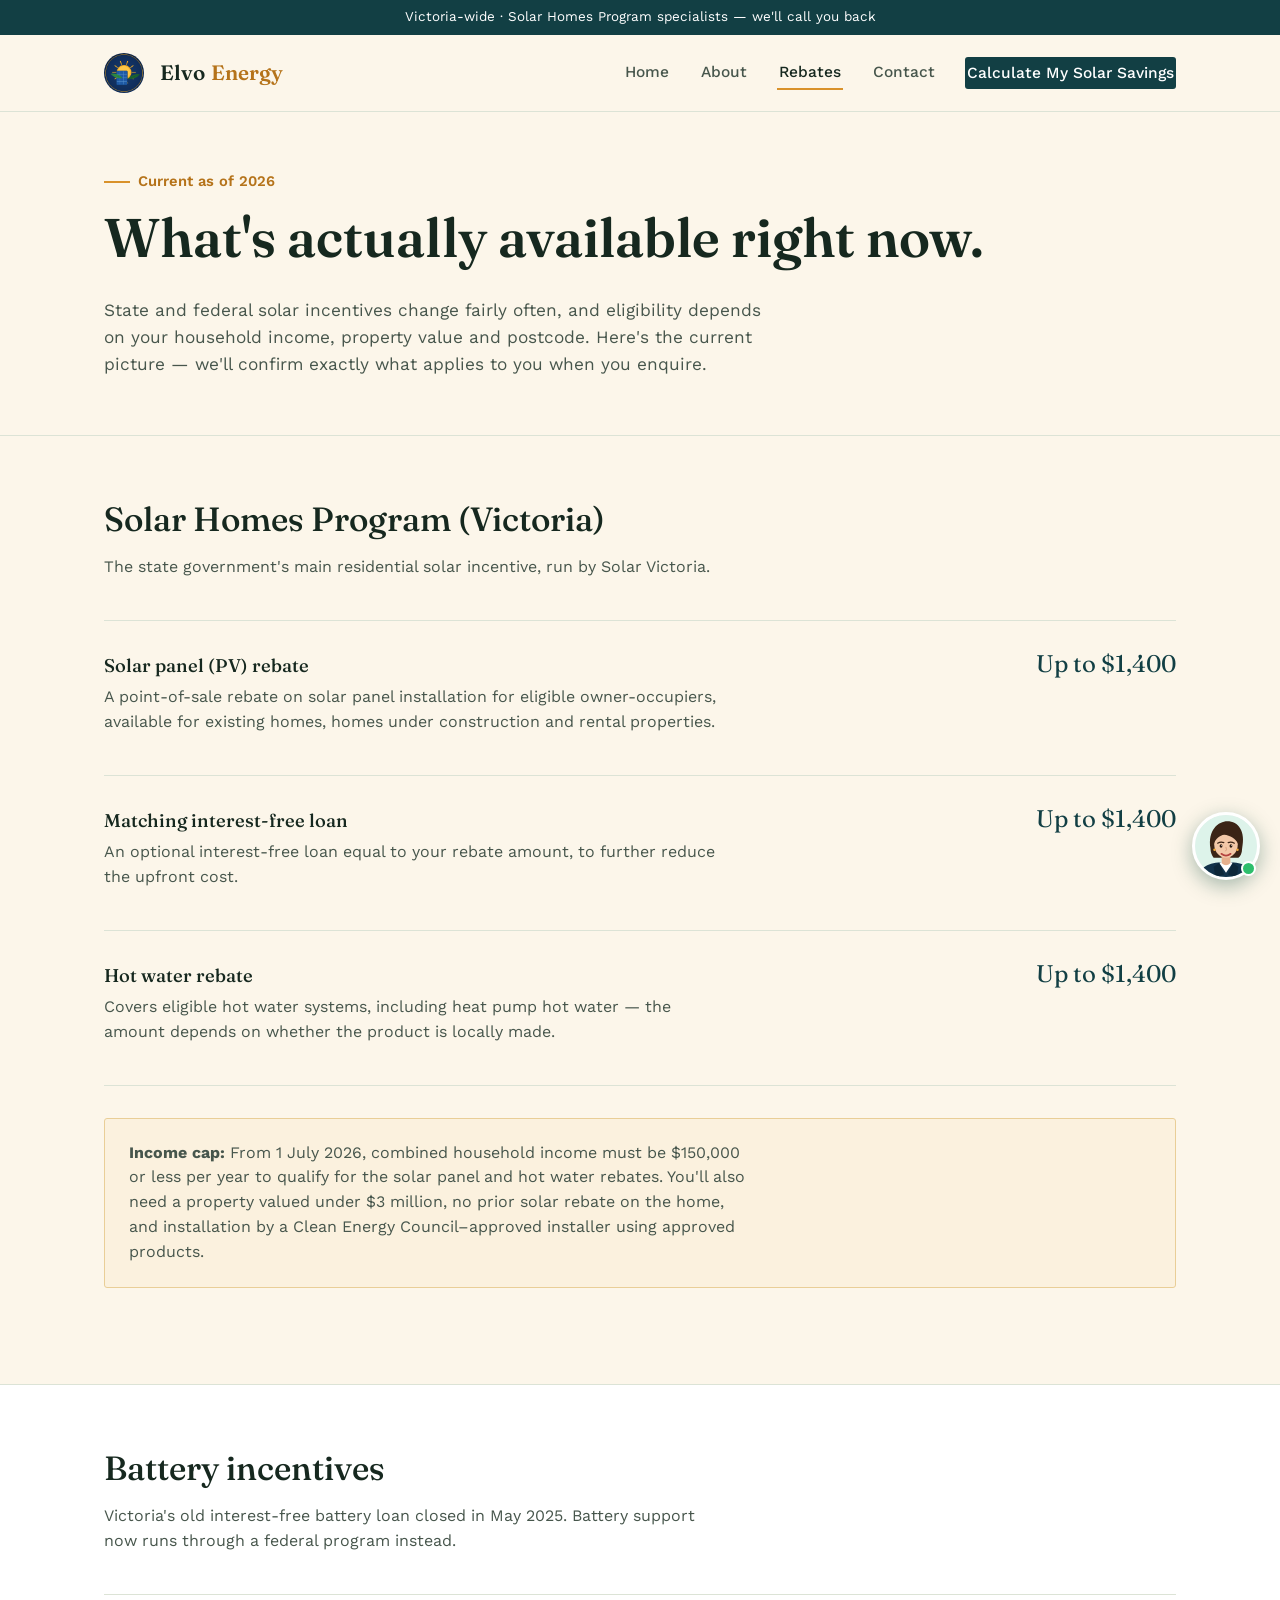
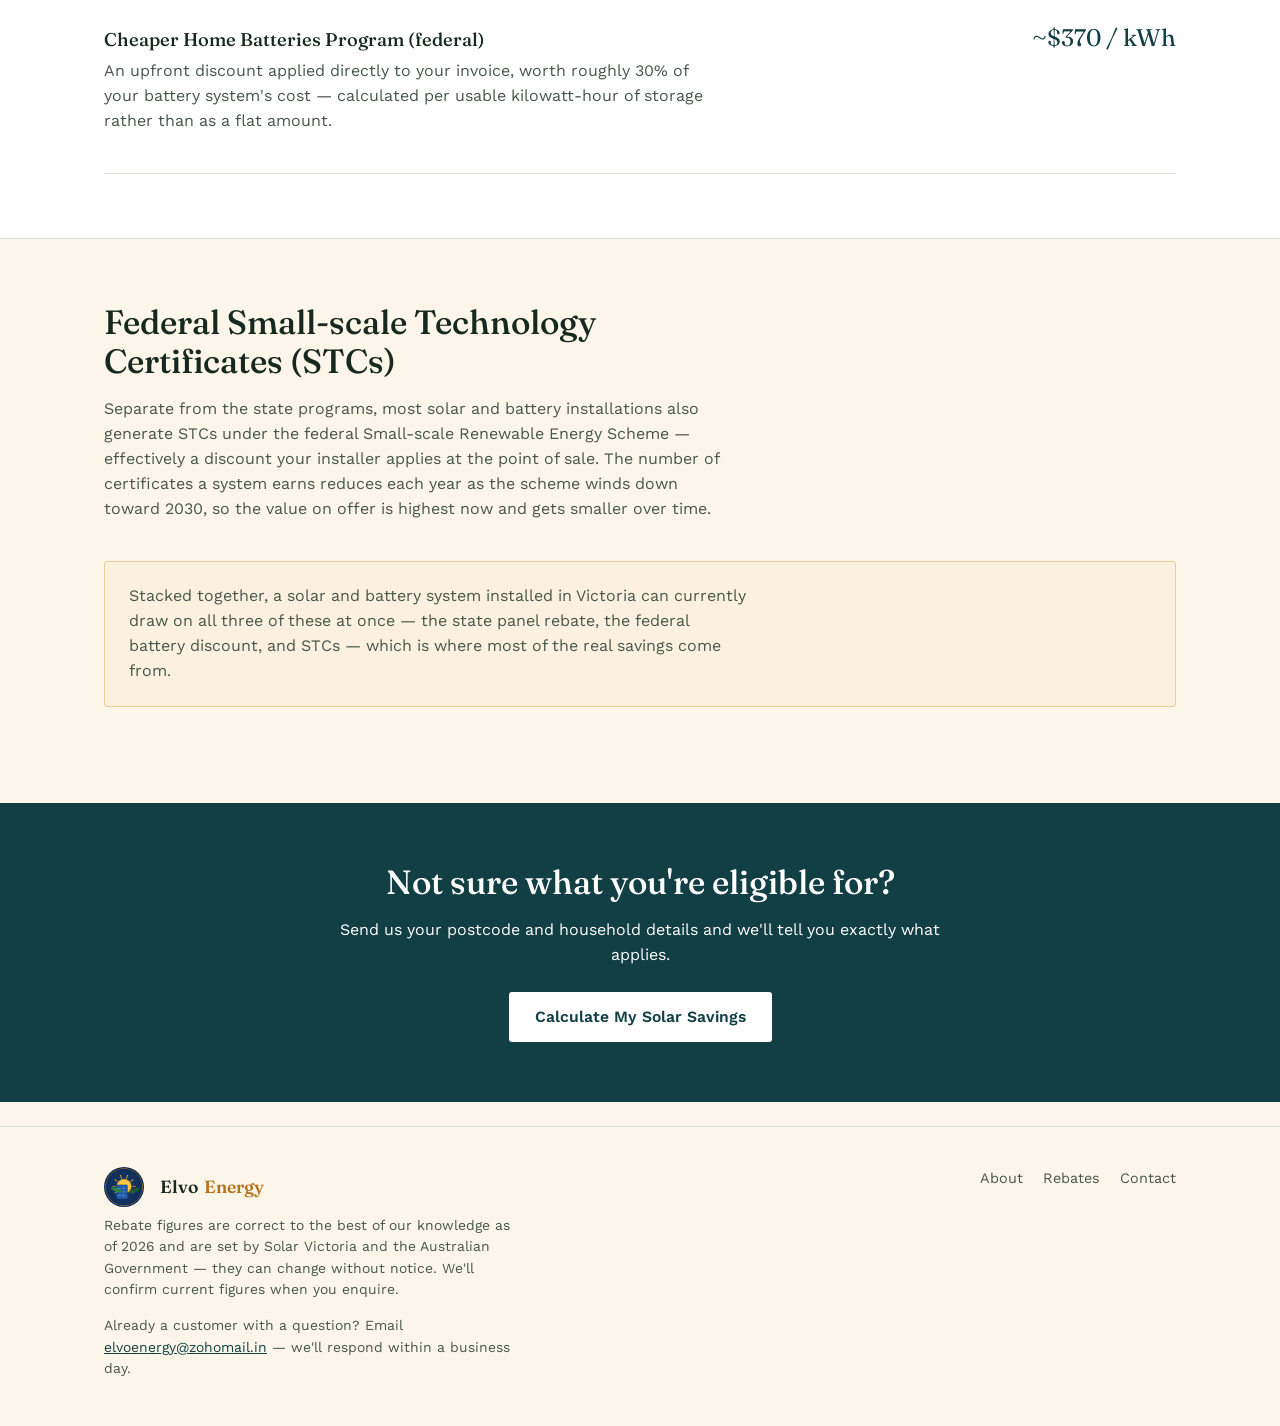
<file: rebates.html>
<!DOCTYPE html>
<html lang="en">
<head>
<meta charset="UTF-8">
<meta name="viewport" content="width=device-width, initial-scale=1.0">
<title>Rebates — Elvo Energy</title>
<meta name="description" content="Current Victorian and federal rebates for solar panels, batteries and heat pump hot water, explained by Elvo Energy.">
<link rel="stylesheet" href="styles.css">
</head>
<body>

<div class="top-bar">
  <div class="wrap" style="justify-content:center;">
    <span class="tb-tagline">Victoria-wide · Solar Homes Program specialists — we'll call you back</span>
  </div>
</div>

<header class="site">
  <div class="nav-row">
    <a href="index.html" class="brand">Elvo<span>Energy</span></a>
    <button class="menu-toggle" aria-label="Toggle menu">☰</button>
    <nav class="links">
      <a href="index.html">Home</a>
      <a href="about.html">About</a>
      <a href="rebates.html" class="active">Rebates</a>
      <a href="contact.html">Contact</a>
      <a href="contact.html" class="nav-cta">Calculate My Solar Savings</a>
    </nav>
  </div>
</header>

<section class="page-head">
  <div class="wrap">
    <span class="eyebrow-mark">Current as of 2026</span>
    <h1>What's actually available right now.</h1>
    <p>State and federal solar incentives change fairly often, and eligibility depends on your household income, property value and postcode. Here's the current picture — we'll confirm exactly what applies to you when you enquire.</p>
  </div>
</section>

<section>
  <div class="wrap">
    <div class="section-head">
      <h2>Solar Homes Program (Victoria)</h2>
      <p>The state government's main residential solar incentive, run by Solar Victoria.</p>
    </div>
    <div class="rebate-list">
      <div class="rebate-item">
        <div>
          <h3>Solar panel (PV) rebate</h3>
          <p>A point-of-sale rebate on solar panel installation for eligible owner-occupiers, available for existing homes, homes under construction and rental properties.</p>
        </div>
        <span class="amount">Up to $1,400</span>
      </div>
      <div class="rebate-item">
        <div>
          <h3>Matching interest-free loan</h3>
          <p>An optional interest-free loan equal to your rebate amount, to further reduce the upfront cost.</p>
        </div>
        <span class="amount">Up to $1,400</span>
      </div>
      <div class="rebate-item">
        <div>
          <h3>Hot water rebate</h3>
          <p>Covers eligible hot water systems, including heat pump hot water — the amount depends on whether the product is locally made.</p>
        </div>
        <span class="amount">Up to $1,400</span>
      </div>
    </div>
    <div class="callout">
      <p><strong>Income cap:</strong> From 1 July 2026, combined household income must be $150,000 or less per year to qualify for the solar panel and hot water rebates. You'll also need a property valued under $3 million, no prior solar rebate on the home, and installation by a Clean Energy Council–approved installer using approved products.</p>
    </div>
  </div>
</section>

<section class="alt">
  <div class="wrap">
    <div class="section-head">
      <h2>Battery incentives</h2>
      <p>Victoria's old interest-free battery loan closed in May 2025. Battery support now runs through a federal program instead.</p>
    </div>
    <div class="rebate-list">
      <div class="rebate-item">
        <div>
          <h3>Cheaper Home Batteries Program (federal)</h3>
          <p>An upfront discount applied directly to your invoice, worth roughly 30% of your battery system's cost — calculated per usable kilowatt-hour of storage rather than as a flat amount.</p>
        </div>
        <span class="amount">~$370 / kWh</span>
      </div>
    </div>
  </div>
</section>

<section>
  <div class="wrap">
    <div class="section-head">
      <h2>Federal Small-scale Technology Certificates (STCs)</h2>
      <p>Separate from the state programs, most solar and battery installations also generate STCs under the federal Small-scale Renewable Energy Scheme — effectively a discount your installer applies at the point of sale. The number of certificates a system earns reduces each year as the scheme winds down toward 2030, so the value on offer is highest now and gets smaller over time.</p>
    </div>
    <div class="callout">
      <p>Stacked together, a solar and battery system installed in Victoria can currently draw on all three of these at once — the state panel rebate, the federal battery discount, and STCs — which is where most of the real savings come from.</p>
    </div>
  </div>
</section>

<section class="band band-teal">
  <div class="wrap">
    <h2>Not sure what you're eligible for?</h2>
    <p style="margin:0 auto 24px;">Send us your postcode and household details and we'll tell you exactly what applies.</p>
    <a href="contact.html" class="btn btn-primary">Calculate My Solar Savings</a>
  </div>
</section>

<footer class="site">
  <div class="wrap footer-row">
    <div>
      <a href="index.html" class="brand">Elvo<span>Energy</span></a>
      <p class="footer-note">Rebate figures are correct to the best of our knowledge as of 2026 and are set by Solar Victoria and the Australian Government — they can change without notice. We'll confirm current figures when you enquire.</p>
      <p class="footer-note">Already a customer with a question? Email <a href="mailto:elvoenergy@zohomail.in">elvoenergy@zohomail.in</a> — we'll respond within a business day.</p>
    </div>
    <div class="footer-links">
      <a href="about.html">About</a>
      <a href="rebates.html">Rebates</a>
      <a href="contact.html">Contact</a>
    </div>
  </div>
</footer>

<script src="script.js"></script>
</body>
</html>
</file>
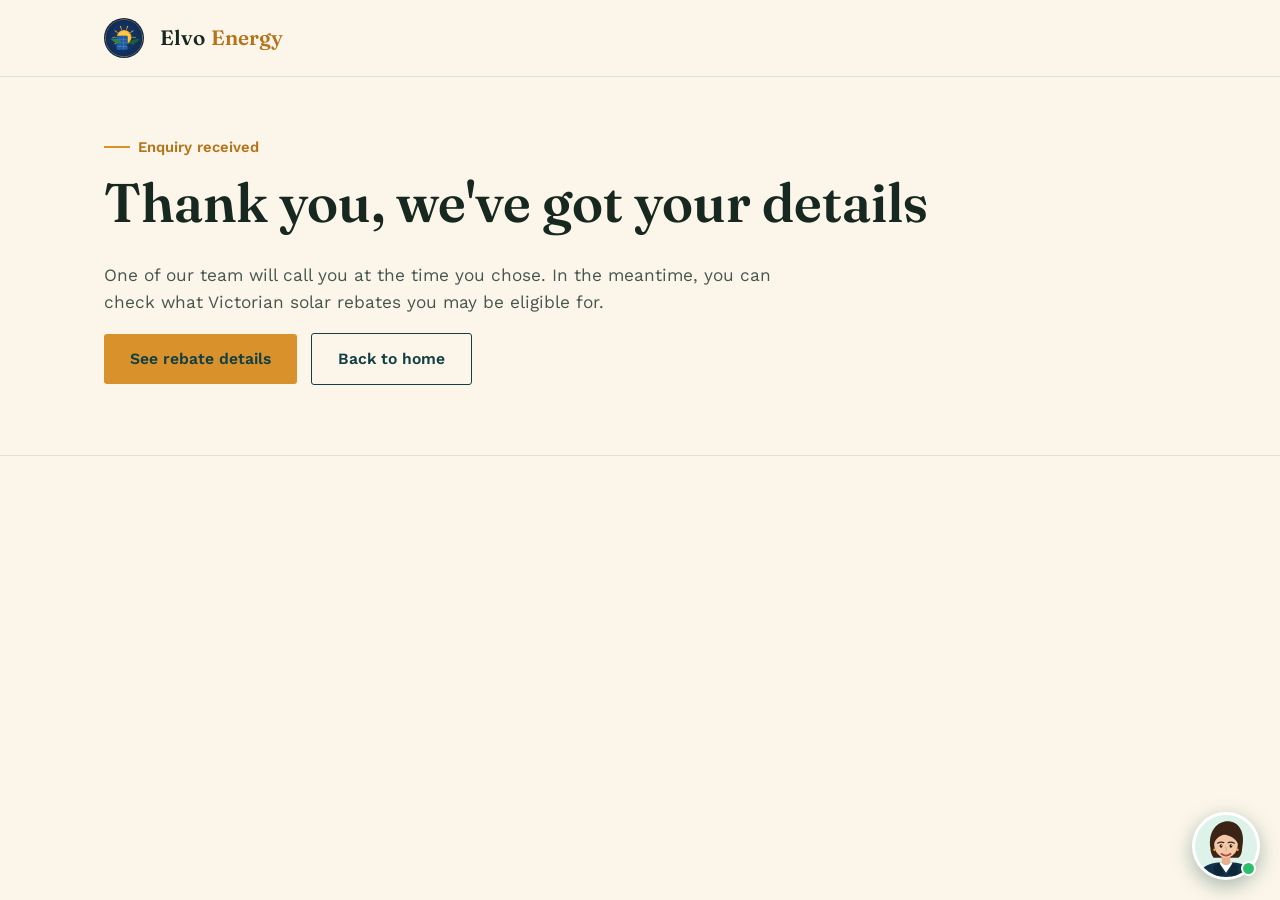
<file: thank-you.html>
<!DOCTYPE html>
<html lang="en">
<head>
  <meta charset="utf-8">
  <meta name="viewport" content="width=device-width, initial-scale=1">
  <meta name="robots" content="noindex">
  <title>Thank you | Elvo Energy</title>
  <link rel="stylesheet" href="styles.css">
</head>
<body>
  <header class="site">
    <div class="nav-row">
      <a class="brand" href="index.html">Elvo <span>Energy</span></a>
    </div>
  </header>

  <main>
    <section class="page-head">
      <div class="wrap">
        <div class="eyebrow-mark">Enquiry received</div>
        <h1>Thank you, we've got your details</h1>
        <p>One of our team will call you at the time you chose. In the meantime, you can check what Victorian solar rebates you may be eligible for.</p>
        <p>
          <a class="btn btn-primary" href="rebates.html">See rebate details</a>
          <a class="btn btn-outline" href="index.html">Back to home</a>
        </p>
      </div>
    </section>
  </main>

  <script src="script.js"></script>
</body>
</html>
</file>
<file: styles.css>
@import url('https://fonts.googleapis.com/css2?family=Fraunces:opsz,wght@9..144,400;9..144,500;9..144,600&family=Work+Sans:wght@400;500;600&display=swap');

:root {
  --bg: #FCF6EA;
  --bg-panel: #FFFFFF;
  --ink: #16281F;
  --ink-soft: #47564C;
  --line: #DCE3D6;
  --sun: #D9922B;
  --sun-deep: #B5731A;
  --teal: #1D5C63;
  --teal-deep: #123F44;
  --max: 1120px;
  font-family: 'Work Sans', -apple-system, BlinkMacSystemFont, sans-serif;
}

* { box-sizing: border-box; }

html { scroll-behavior: smooth; }

body {
  margin: 0;
  background: var(--bg);
  color: var(--ink);
  line-height: 1.55;
  -webkit-font-smoothing: antialiased;
}

h1, h2, h3 {
  font-family: 'Fraunces', Georgia, serif;
  font-weight: 500;
  line-height: 1.15;
  margin: 0 0 0.5em;
  color: var(--ink);
}

h1 { font-size: clamp(2.1rem, 5vw, 3.4rem); font-weight: 600; }
h2 { font-size: clamp(1.5rem, 3vw, 2.1rem); }
h3 { font-size: 1.15rem; }

p { margin: 0 0 1em; max-width: 62ch; color: var(--ink-soft); }

a { color: var(--teal-deep); }

.wrap {
  max-width: var(--max);
  margin: 0 auto;
  padding: 0 24px;
}

/* Header */
header.site {
  border-bottom: 1px solid var(--line);
  background: var(--bg);
  position: sticky;
  top: 0;
  z-index: 50;
}

.nav-row {
  display: flex;
  align-items: center;
  justify-content: space-between;
  padding: 18px 24px;
  max-width: var(--max);
  margin: 0 auto;
}

.brand {
  font-family: 'Fraunces', serif;
  font-weight: 600;
  font-size: 1.3rem;
  color: var(--ink);
  text-decoration: none;
  display: flex;
  align-items: baseline;
  gap: 6px;
}

.brand span {
  color: var(--sun-deep);
}

nav.links {
  display: flex;
  gap: 28px;
  align-items: center;
}

nav.links a {
  text-decoration: none;
  color: var(--ink-soft);
  font-size: 0.97rem;
  font-weight: 500;
  padding: 4px 2px;
  border-bottom: 2px solid transparent;
}

nav.links a:hover,
nav.links a.active {
  color: var(--ink);
  border-bottom-color: var(--sun);
}

.nav-cta {
  background: var(--teal-deep);
  color: #fff !important;
  padding: 9px 18px;
  border-radius: 3px;
  border-bottom: none !important;
}

.nav-cta:hover {
  background: var(--teal);
  border-bottom: none !important;
}

.menu-toggle {
  display: none;
  background: var(--teal-deep);
  border: none;
  border-radius: 6px;
  padding: 10px 14px;
  font-size: 1.25rem;
  line-height: 1;
  color: #fff;
  min-width: 44px;
  min-height: 44px;
}
.menu-toggle:active { background: var(--teal); }

@media (max-width: 720px) {
  nav.links {
    display: none;
    position: absolute;
    top: 100%;
    left: 0;
    right: 0;
    background: var(--bg-panel);
    border-bottom: 1px solid var(--line);
    flex-direction: column;
    align-items: flex-start;
    padding: 16px 24px 22px;
    gap: 16px;
  }
  nav.links.open { display: flex; }
  .menu-toggle { display: block; }
  .nav-cta { margin-top: 4px; }
}

/* Hero */
.hero {
  padding: 72px 0 56px;
  border-bottom: 1px solid var(--line);
}

.hero .grid {
  display: grid;
  grid-template-columns: 1.2fr 0.8fr;
  gap: 48px;
  align-items: center;
}

@media (max-width: 820px) {
  .hero .grid { grid-template-columns: 1fr; }
}

.eyebrow-mark {
  display: inline-flex;
  align-items: center;
  gap: 8px;
  color: var(--sun-deep);
  font-weight: 600;
  font-size: 0.92rem;
  margin-bottom: 14px;
}

.eyebrow-mark::before {
  content: "";
  width: 26px;
  height: 2px;
  background: var(--sun);
}

.hero-figures {
  border-left: 3px solid var(--sun);
  padding-left: 20px;
  display: grid;
  gap: 18px;
}

.hero-figures .num {
  font-family: 'Fraunces', serif;
  font-size: 1.9rem;
  color: var(--teal-deep);
  display: block;
}

.hero-figures .lbl {
  font-size: 0.92rem;
  color: var(--ink-soft);
}

.btn {
  display: inline-block;
  text-decoration: none;
  font-weight: 600;
  padding: 13px 26px;
  border-radius: 3px;
  font-size: 0.98rem;
}

.btn-primary {
  background: var(--sun);
  color: var(--teal-deep);
}
.btn-primary:hover { background: var(--sun-deep); color: #fff; }

.btn-outline {
  border: 1.5px solid var(--teal-deep);
  color: var(--teal-deep);
  background: transparent;
}
.btn-outline:hover { background: var(--teal-deep); color: #fff; }

/* Sections */
section { padding: 64px 0; }
section.alt { background: var(--bg-panel); border-top: 1px solid var(--line); border-bottom: 1px solid var(--line); }

.section-head { max-width: 640px; margin-bottom: 40px; }

.services {
  display: grid;
  grid-template-columns: repeat(3, 1fr);
  gap: 0;
  border-top: 1px solid var(--line);
}

@media (max-width: 820px) {
  .services { grid-template-columns: 1fr; }
}

.service {
  padding: 28px 26px;
  border-right: 1px solid var(--line);
  border-bottom: 1px solid var(--line);
}
.services .service:last-child { border-right: none; }

@media (max-width: 820px) {
  .service { border-right: none; }
}

.service .mark {
  font-family: 'Fraunces', serif;
  color: var(--sun-deep);
  font-size: 0.95rem;
  font-weight: 600;
  margin-bottom: 10px;
  display: block;
}

.process {
  display: grid;
  gap: 0;
}

.process-row {
  display: grid;
  grid-template-columns: 80px 1fr;
  gap: 22px;
  padding: 26px 0;
  border-top: 1px solid var(--line);
}
.process-row:last-child { border-bottom: 1px solid var(--line); }

.process-row .step-n {
  font-family: 'Fraunces', serif;
  font-size: 1.6rem;
  color: var(--line);
}

.quote-block {
  border-left: 3px solid var(--teal);
  padding-left: 22px;
  margin: 8px 0;
}
.quote-block p {
  font-family: 'Fraunces', serif;
  font-size: 1.25rem;
  font-weight: 500;
  color: var(--ink);
  max-width: 52ch;
}

/* Footer */
footer.site {
  border-top: 1px solid var(--line);
  padding: 40px 0 32px;
  margin-top: 24px;
}

.footer-row {
  display: flex;
  justify-content: space-between;
  flex-wrap: wrap;
  gap: 24px;
}

.footer-row .brand { font-size: 1.1rem; }

.footer-note {
  font-size: 0.87rem;
  color: var(--ink-soft);
  max-width: 46ch;
}

.footer-links {
  display: flex;
  gap: 20px;
}
.footer-links a { color: var(--ink-soft); font-size: 0.9rem; text-decoration: none; }
.footer-links a:hover { color: var(--ink); }

/* Page header (non-home) */
.page-head {
  padding: 54px 0 40px;
  border-bottom: 1px solid var(--line);
}
.page-head p { font-size: 1.08rem; }

/* Rebates table-ish list */
.rebate-list { display: grid; gap: 0; border-top: 1px solid var(--line); }
.rebate-item {
  display: grid;
  grid-template-columns: 1fr auto;
  gap: 20px;
  align-items: baseline;
  padding: 24px 0;
  border-bottom: 1px solid var(--line);
}
.rebate-item .amount {
  font-family: 'Fraunces', serif;
  font-size: 1.5rem;
  color: var(--teal-deep);
  white-space: nowrap;
}

.callout {
  background: #FBF1DE;
  border: 1px solid #E9CE97;
  padding: 22px 24px;
  border-radius: 3px;
  margin: 32px 0;
}
.callout p:last-child { margin-bottom: 0; }

/* Form */
.form-wrap {
  display: grid;
  grid-template-columns: 1fr 1fr;
  gap: 56px;
}
@media (max-width: 820px) {
  .form-wrap { grid-template-columns: 1fr; }
}

form.enquiry { display: grid; gap: 18px; }

.field { display: grid; gap: 6px; }
.field label { font-size: 0.9rem; font-weight: 600; color: var(--ink); }
.field input,
.field select,
.field textarea {
  border: 1.5px solid var(--line);
  border-radius: 3px;
  padding: 11px 13px;
  font-family: inherit;
  font-size: 0.97rem;
  background: var(--bg-panel);
  color: var(--ink);
}
.field input:focus,
.field select:focus,
.field textarea:focus {
  outline: 2px solid var(--teal);
  outline-offset: 1px;
  border-color: var(--teal);
}
.field textarea { resize: vertical; min-height: 120px; }

.radio-group { display: flex; gap: 18px; flex-wrap: wrap; }
.radio-opt { display: flex; align-items: center; gap: 6px; font-size: 0.94rem; color: var(--ink-soft); }

.contact-side .item { margin-bottom: 26px; }
.contact-side .item h3 { margin-bottom: 4px; }

.form-status {
  margin-top: 14px;
  font-size: 0.92rem;
  padding: 10px 14px;
  border-radius: 3px;
  display: none;
}
.form-status.show { display: block; }
.form-status.ok { background: #E4F0DE; color: #2B4B1F; }
.form-status.err { background: #F6DCDC; color: #6B1F1F; }

:focus-visible { outline: 2px solid var(--teal); outline-offset: 2px; }

@media (prefers-reduced-motion: reduce) {
  html { scroll-behavior: auto; }
}

/* Hero slider */
.hero-slider {
  position: relative;
  overflow: hidden;
  min-height: 560px;
  display: flex;
}

.slide {
  position: absolute;
  inset: 0;
  display: flex;
  align-items: center;
  opacity: 0;
  visibility: hidden;
  transition: opacity 0.9s ease;
  color: #fff;
}

.slide.active {
  position: relative;
  opacity: 1;
  visibility: visible;
}

.slide-1 { background: linear-gradient(120deg, var(--sun-deep) 0%, var(--sun) 55%, #F3C978 100%); }
.slide-2 { background: linear-gradient(120deg, var(--teal-deep) 0%, var(--teal) 55%, #4E9CA0 100%); }
.slide-3 { background: linear-gradient(120deg, #1B3A2E 0%, #2F6B4F 55%, #74B08E 100%); }

.slide-content {
  max-width: var(--max);
  margin: 0 auto;
  padding: 80px 24px 96px;
  width: 100%;
}

.slide-content .eyebrow-mark { color: rgba(255,255,255,0.92); }
.slide-content .eyebrow-mark::before { background: #fff; }
.slide-content h1 { color: #fff; max-width: 16ch; }
.slide-content p { color: rgba(255,255,255,0.92); max-width: 48ch; font-size: 1.08rem; }

.slide-content .btn-primary { background: #fff; color: var(--teal-deep); }
.slide-content .btn-primary:hover { background: var(--teal-deep); color: #fff; }
.slide-content .btn-outline { border-color: #fff; color: #fff; }
.slide-content .btn-outline:hover { background: #fff; color: var(--teal-deep); }

.slide-dots {
  position: absolute;
  bottom: 22px;
  left: 50%;
  transform: translateX(-50%);
  display: flex;
  gap: 10px;
  z-index: 6;
}

.slide-dots button {
  width: 10px;
  height: 10px;
  border-radius: 50%;
  border: 1.5px solid rgba(255,255,255,0.85);
  background: transparent;
  padding: 0;
  cursor: pointer;
}
.slide-dots button.active { background: #fff; }

.slide-arrow {
  position: absolute;
  top: 50%;
  transform: translateY(-50%);
  width: 42px;
  height: 42px;
  border-radius: 50%;
  background: rgba(255,255,255,0.16);
  border: 1px solid rgba(255,255,255,0.5);
  color: #fff;
  font-size: 1.2rem;
  line-height: 1;
  cursor: pointer;
  z-index: 6;
}
.slide-arrow:hover { background: rgba(255,255,255,0.3); }
.slide-arrow.prev { left: 18px; }
.slide-arrow.next { right: 18px; }

@media (max-width: 640px) {
  .hero-slider { min-height: 480px; }
  .slide-content { padding: 60px 20px 76px; }
  .slide-arrow { width: 36px; height: 36px; }
}

@media (prefers-reduced-motion: reduce) {
  .slide { transition: none; }
}

/* Full-bleed colour bands for CTA sections */
.band {
  padding: 60px 0;
  text-align: center;
}
.band h2, .band p { color: #fff; }
.band-teal { background: var(--teal-deep); }
.band-sun { background: var(--sun-deep); }
.band .btn-primary { background: #fff; color: var(--teal-deep); }
.band .btn-primary:hover { background: var(--ink); color: #fff; }

/* Sticky mobile CTA */
.sticky-cta {
  display: none;
}
@media (max-width: 640px) {
  .sticky-cta {
    display: flex;
    position: fixed;
    bottom: 0; left: 0; right: 0;
    z-index: 60;
    background: var(--teal-deep);
    padding: 12px 16px;
    box-shadow: 0 -4px 14px rgba(0,0,0,0.18);
  }
  .sticky-cta a {
    flex: 1;
    text-align: center;
    background: var(--sun);
    color: var(--teal-deep);
    font-weight: 700;
    padding: 13px 10px;
    border-radius: 4px;
    text-decoration: none;
  }
  body { padding-bottom: 64px; }
}

/* Top info bar */
.top-bar {
  background: var(--teal-deep);
  color: #fff;
  font-size: 0.84rem;
  padding: 7px 0;
}
.top-bar .wrap {
  display: flex;
  justify-content: space-between;
  align-items: center;
  flex-wrap: wrap;
  gap: 6px 16px;
}
.top-bar a { color: #fff; text-decoration: none; }
.top-bar a:hover { text-decoration: underline; }
.top-bar .tb-email { font-weight: 600; }

@media (max-width: 480px) {
  .top-bar .tb-tagline { display: none; }
  .top-bar .wrap { justify-content: center; }
}

/* Trust badges row */
.trust-row {
  display: grid;
  grid-template-columns: repeat(3, 1fr);
  gap: 0;
  border-bottom: 1px solid var(--line);
}
@media (max-width: 720px) {
  .trust-row { grid-template-columns: 1fr; }
}
.trust-item {
  display: flex;
  align-items: center;
  gap: 12px;
  padding: 22px 24px;
  border-right: 1px solid var(--line);
}
.trust-row .trust-item:last-child { border-right: none; }
@media (max-width: 720px) {
  .trust-item { border-right: none; border-bottom: 1px solid var(--line); }
  .trust-row .trust-item:last-child { border-bottom: none; }
}
.trust-icon {
  width: 40px; height: 40px;
  border-radius: 50%;
  background: var(--bg);
  border: 1.5px solid var(--sun);
  display: flex; align-items: center; justify-content: center;
  font-size: 1.15rem;
  flex-shrink: 0;
}
.trust-item h4 { margin: 0 0 2px; font-size: 0.97rem; font-family: 'Work Sans', sans-serif; font-weight: 600; }
.trust-item p { margin: 0; font-size: 0.85rem; }

/* Updates sidebar layout */
.updates-layout {
  display: grid;
  grid-template-columns: 1.5fr 1fr;
  gap: 48px;
}
@media (max-width: 820px) {
  .updates-layout { grid-template-columns: 1fr; }
}
.updates-panel {
  background: var(--bg-panel);
  border: 1px solid var(--line);
  border-radius: 4px;
  padding: 24px;
  align-self: start;
}
.updates-panel h3 {
  font-size: 1rem;
  text-transform: uppercase;
  letter-spacing: 0.04em;
  color: var(--teal-deep);
  border-bottom: 1px solid var(--line);
  padding-bottom: 12px;
  margin-bottom: 4px;
}
.update-item {
  padding: 16px 0;
  border-bottom: 1px solid var(--line);
}
.updates-panel .update-item:last-child { border-bottom: none; }
.update-item .u-date {
  font-size: 0.78rem;
  color: var(--sun-deep);
  font-weight: 600;
  display: block;
  margin-bottom: 4px;
}
.update-item h4 { margin: 0 0 4px; font-size: 0.95rem; font-family: 'Work Sans', sans-serif; font-weight: 600; }
.update-item p { margin: 0; font-size: 0.87rem; }

/* Illustrated hero panels (SVG sits behind slide content) */
.hero-illustration {
  position: absolute;
  inset: 0;
  opacity: 0.35;
  pointer-events: none;
}
/* Stop sideways overflow on phones */
html, body { overflow-x: clip; max-width: 100%; }.page-head .btn { margin: 0 8px 12px 0; }
@media (max-width: 640px) {
  .slide-arrow { display: none; }
}@media (max-width: 720px) {
  .hero-figures { grid-template-columns: 1fr !important; }
}
.brand{display:inline-flex;align-items:center}
.brand::before{content:"";width:40px;height:40px;margin-right:10px;background:url("elvo-logo.png") center/contain no-repeat;border-radius:50%}
html, body { max-width: 100%; overflow-x: hidden; }
* { box-sizing: border-box; }
p, h1, h2, h3, li, a { overflow-wrap: break-word; word-break: break-word; }
.form-wrap > div, .form-wrap > aside { min-width: 0; }
</file>
